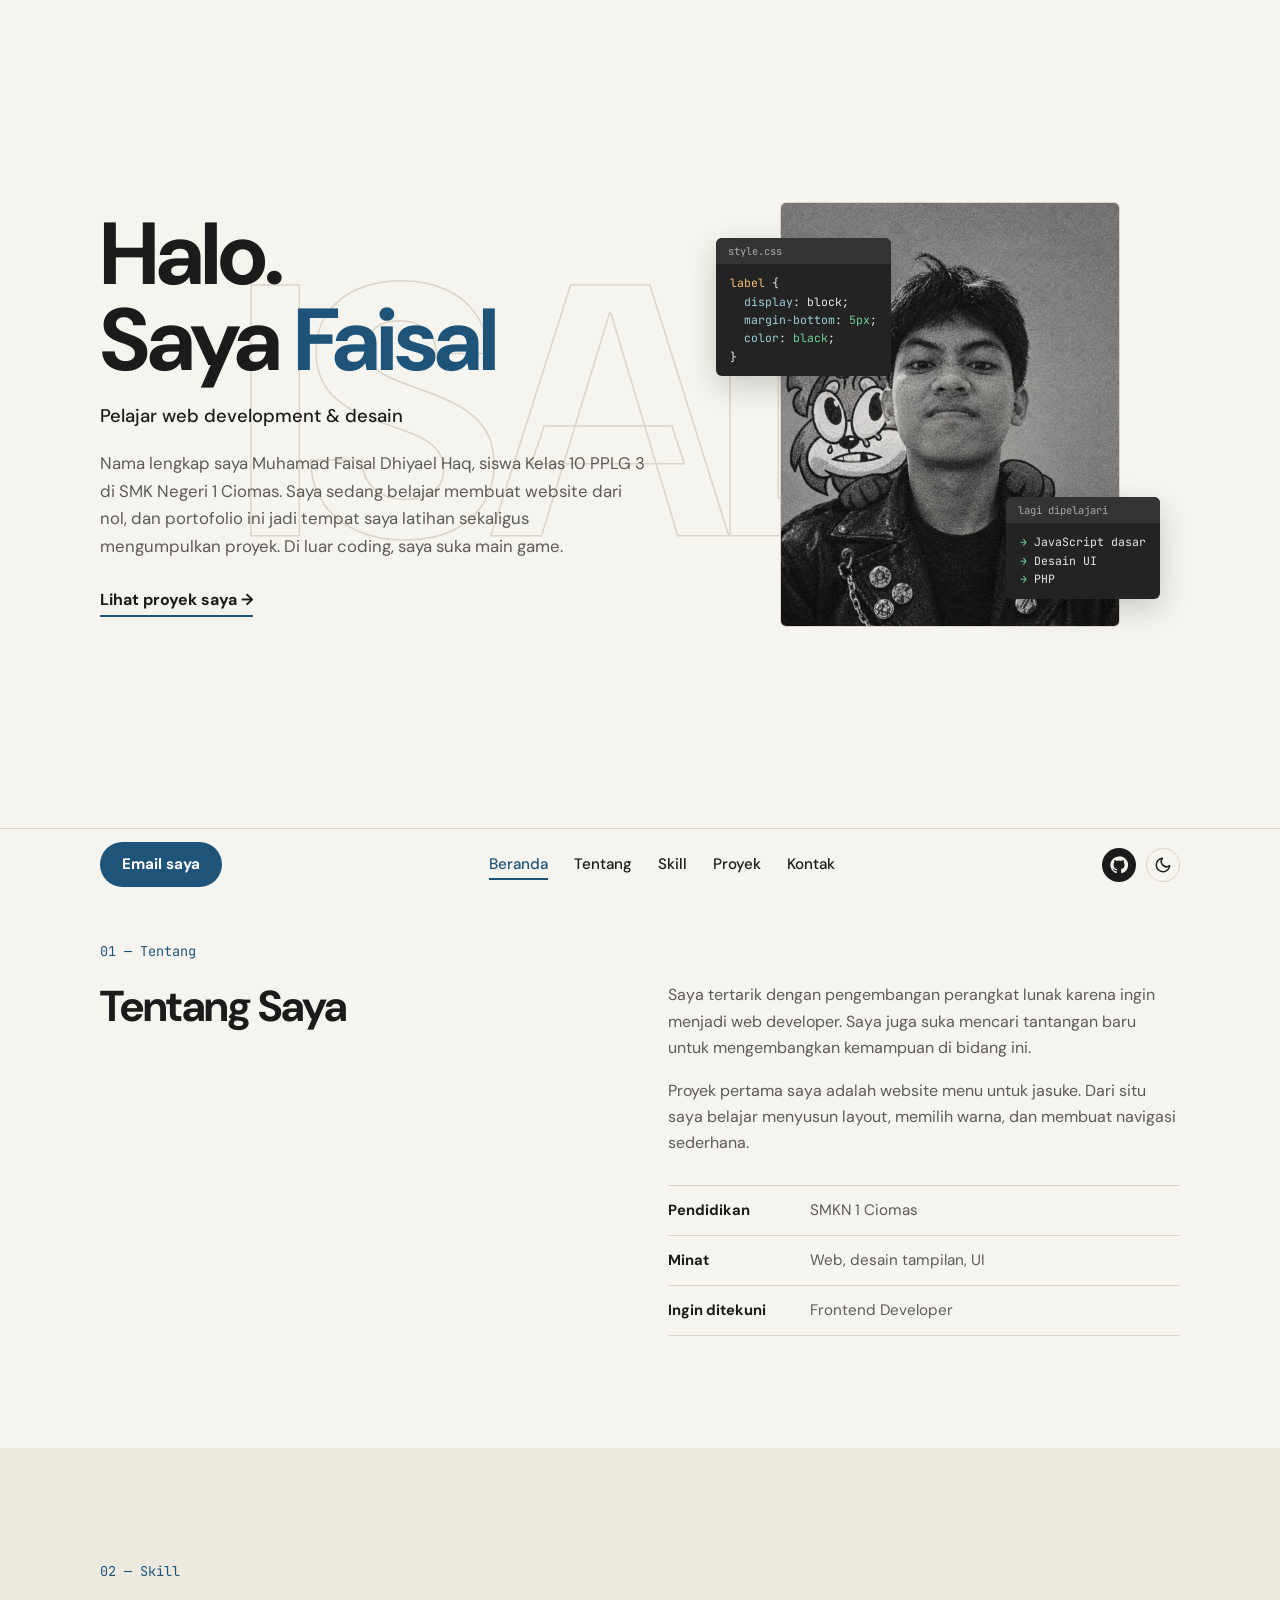
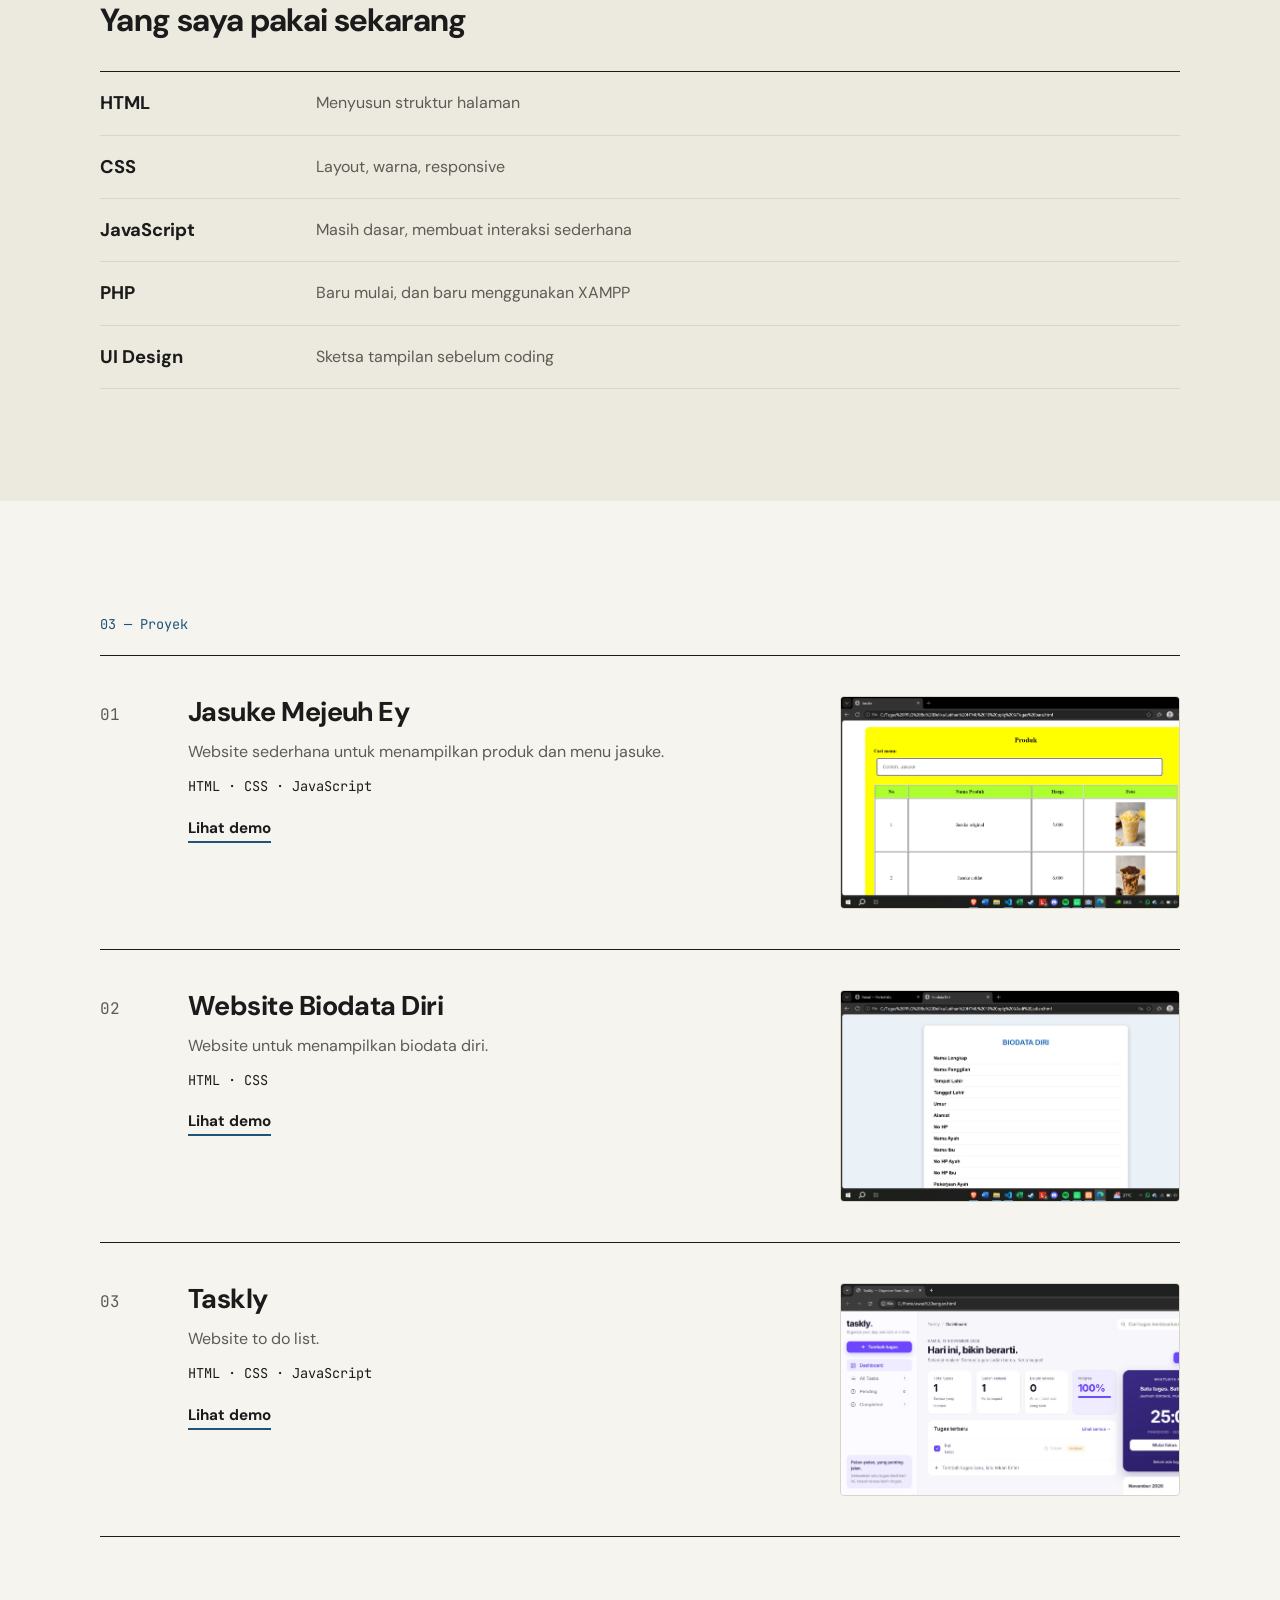
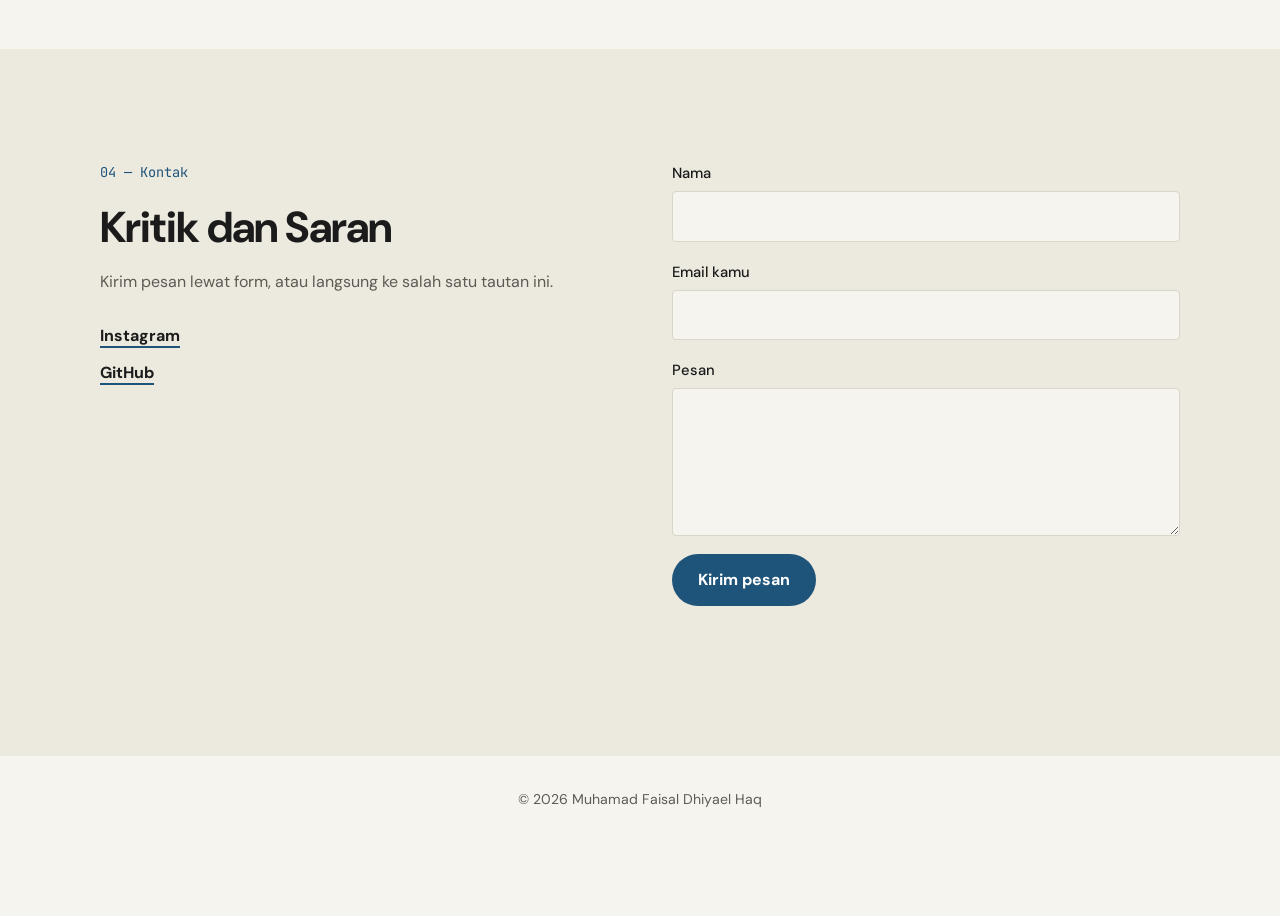
<file: index.html>
<!DOCTYPE html>
<html lang="id">
<head>
  <meta charset="UTF-8">
  <meta name="viewport" content="width=device-width, initial-scale=1">
  <title>Faisal — Portofolio</title>
  <meta name="description" content="Portofolio Faisal, pelajar web development dan desain.">
  <meta property="og:title" content="Faisal — Portofolio">
  <meta property="og:description" content="Portofolio Faisal, pelajar web development dan desain.">
  <meta property="og:type" content="website">
  <link rel="icon" href="data:image/svg+xml,%3Csvg xmlns='http://www.w3.org/2000/svg' viewBox='0 0 64 64'%3E%3Crect width='64' height='64' rx='14' fill='%231f547a'/%3E%3Ctext x='32' y='45' font-family='Arial,sans-serif' font-size='38' font-weight='700' text-anchor='middle' fill='white'%3EF%3C/text%3E%3C/svg%3E">

  <!-- Terapkan tema tersimpan sebelum halaman tampil, supaya tidak berkedip -->
  <script>
    try {
      var tema = localStorage.getItem("tema");
      if (!tema && window.matchMedia("(prefers-color-scheme: dark)").matches) tema = "dark";
      if (tema) document.documentElement.setAttribute("data-theme", tema);
    } catch (e) {}
  </script>

  <link rel="preconnect" href="https://fonts.googleapis.com">
  <link rel="preconnect" href="https://fonts.gstatic.com" crossorigin>
  <link href="https://fonts.googleapis.com/css2?family=DM+Sans:wght@400;500;700&family=JetBrains+Mono:wght@400;500&display=swap" rel="stylesheet">
  <link rel="stylesheet" href="style.css">
</head>
<body class="loading">

  <!-- LOADING -->
  <div class="loader" id="loader" aria-hidden="true">
    <div class="loader-box">
      <span class="loader-logo">Isall<span class="accent"></span></span>
      <span class="loader-caption">Please wait...</span>
      <span class="loader-line"><i id="loaderBar"></i></span>
    </div>
  </div>

  <!-- GARIS PROGRESS SCROLL -->
  <div class="progress" id="progress" aria-hidden="true"></div>

  <!-- BERANDA -->
  <header class="hero" id="beranda">
    <div class="bg-name" aria-hidden="true">ISALL</div>

    <div class="hero-inner">
      <div class="hero-text">
        <h1>Halo.<br>Saya <span class="accent">Faisal</span></h1>
        <p class="role">Pelajar web development &amp; desain</p>
        <p class="lead">
          Nama lengkap saya Muhamad Faisal Dhiyael Haq, siswa Kelas 10 PPLG 3 di SMK Negeri 1 Ciomas.
          Saya sedang belajar membuat website dari nol, dan portofolio ini jadi tempat saya latihan
          sekaligus mengumpulkan proyek. Di luar coding, saya suka main game.
        </p>
        <a class="link-arrow" href="#proyek">Lihat proyek saya &rarr;</a>
      </div>

      <div class="hero-visual">
        <div class="photo" id="photo">
          <img src="img/WhatsApp Image 2026-11-17 at 20.21.54.jpeg" alt="Foto Faisal" id="photoImg">
          <span class="photo-fallback" id="photoFallback">F</span>
        </div>

        <div class="panel panel-code" aria-hidden="true">
          <div class="panel-bar"><span>style.css</span></div>
<pre><span class="c-sel">label</span> {
  <span class="c-prop">display</span>: block;
  <span class="c-prop">margin-bottom</span>: <span class="c-val">5px</span>;
  <span class="c-prop">color</span>: <span class="c-val">black</span>;
}</pre>
        </div>

        <div class="panel panel-learn" aria-hidden="true">
          <div class="panel-bar"><span>lagi dipelajari</span></div>
          <ul>
            <li>JavaScript dasar</li>
            <li>Desain UI</li>
            <li>PHP</li>
          </ul>
        </div>
      </div>
    </div>
  </header>

  <main>

    <!-- TENTANG -->
    <section class="section" id="tentang">
      <div class="wrap">
        <p class="eyebrow">01 — Tentang</p>
        <div class="about-grid">
          <h2>Tentang Saya</h2>
          <div class="about-body">
            <p>
              Saya tertarik dengan pengembangan perangkat lunak karena ingin menjadi web developer.
              Saya juga suka mencari tantangan baru untuk mengembangkan kemampuan di bidang ini.
            </p>
            <p>
              Proyek pertama saya adalah website menu untuk jasuke. Dari situ saya belajar
              menyusun layout, memilih warna, dan membuat navigasi sederhana.
            </p>
            <dl class="facts">
              <div><dt>Pendidikan</dt><dd>SMKN 1 Ciomas</dd></div>
              <div><dt>Minat</dt><dd>Web, desain tampilan, UI</dd></div>
              <div><dt>Ingin ditekuni</dt><dd>Frontend Developer</dd></div>
            </dl>
          </div>
        </div>
      </div>
    </section>

    <!-- SKILL -->
    <section class="section alt" id="skill">
      <div class="wrap">
        <p class="eyebrow">02 — Skill</p>
        <h2 class="h2-small">Yang saya pakai sekarang</h2>

        <ul class="skills">
          <li><strong>HTML</strong><span>Menyusun struktur halaman</span></li>
          <li><strong>CSS</strong><span>Layout, warna, responsive</span></li>
          <li><strong>JavaScript</strong><span>Masih dasar, membuat interaksi sederhana</span></li>
          <li><strong>PHP</strong><span>Baru mulai, dan baru menggunakan XAMPP</span></li>
          <li><strong>UI Design</strong><span>Sketsa tampilan sebelum coding</span></li>
        </ul>
      </div>
    </section>

    <!-- PROYEK -->
    <section class="section" id="proyek">
      <div class="wrap">
        <p class="eyebrow">03 — Proyek</p>

        <ol class="projects">
          <li class="project">
            <span class="num">01</span>
            <div class="project-info">
              <h3>Jasuke Mejeuh Ey</h3>
              <p>Website sederhana untuk menampilkan produk dan menu jasuke.</p>
              <p class="tech">HTML · CSS · JavaScript</p>
              <div class="project-links">
                <a href="Tugas baru.html" target="_blank" rel="noopener">Lihat demo</a>
                <!-- Kalau sudah ada repo, hapus tanda komentar dan isi linknya:
                <a href="https://github.com/muhamadfaisalll/NAMA-REPO" target="_blank" rel="noopener">Lihat kode</a> -->
              </div>
            </div>
            <div class="shot" role="img" aria-label="Screenshot Jasuke Mejeuh Ey">
              <img src="img/WhatsApp Image 2026-11-17 at 19.40.38.jpeg" alt="" onerror="this.remove()">
              <span>screenshot<br>jasuke.png</span>
            </div>
          </li>

          <li class="project">
            <span class="num">02</span>
            <div class="project-info">
              <h3>Website Biodata Diri</h3>
              <p>Website untuk menampilkan biodata diri.</p>
              <p class="tech">HTML · CSS</p>
              <div class="project-links">
                <a href="Jadi jadian.html" target="_blank" rel="noopener">Lihat demo</a>
              </div>
            </div>
            <div class="shot" role="img" aria-label="Screenshot Website Biodata Diri">
              <img src="img/WhatsApp Image 2026-11-17 at 20.06.47.jpeg" alt="" onerror="this.remove()">
              <span>screenshot<br>proyek2.png</span>
            </div>
          </li>

          <li class="project">
            <span class="num">03</span>
            <div class="project-info">
              <h3>Taskly</h3>
              <p>Website to do list.</p>
              <p class="tech">HTML · CSS · JavaScript</p>
              <div class="project-links">
                <a href="awas sotgan.html" target="_blank" rel="noopener">Lihat demo</a>
              </div>
            </div>
            <div class="shot" role="img" aria-label="Screenshot Taskly">
              <img src="img/WhatsApp Image 2026-11-19 at 19.54.30.jpeg" alt="" onerror="this.remove()">
              <span>screenshot<br>proyek3.png</span>
            </div>
          </li>
        </ol>
      </div>
    </section>

    <!-- KONTAK -->
    <section class="section alt" id="kontak">
      <div class="wrap contact-grid">
        <div>
          <p class="eyebrow">04 — Kontak</p>
          <h2>Kritik dan Saran</h2>
          <p class="contact-text">Kirim pesan lewat form, atau langsung ke salah satu tautan ini.</p>
          <ul class="contact-links">
            <li><a href="https://instagram.com/muhmmadfaisall__" target="_blank" rel="noopener">Instagram</a></li>
            <li><a href="https://github.com/muhamadfaisalll" target="_blank" rel="noopener">GitHub</a></li>
          </ul>
        </div>

        <form class="form" id="contactForm">
          <label>Nama
            <input type="text" name="nama" required autocomplete="name">
          </label>
          <label>Email kamu
            <input type="email" name="email" required autocomplete="email">
          </label>
          <label>Pesan
            <textarea name="pesan" rows="5" required></textarea>
          </label>
          <button type="submit" class="btn">Kirim pesan</button>
          <p class="form-note" id="formNote"></p>
        </form>
      </div>
    </section>

  </main>

  <footer class="footer">
    <p>© <span id="year"></span> Muhamad Faisal Dhiyael Haq</p>
  </footer>

  <!-- BAR NAVIGASI BAWAH -->
  <nav class="dock" aria-label="Navigasi utama">
    <a class="btn btn-small" href="mailto:emailkamu@gmail.com">Email saya</a>

    <ul class="dock-nav">
      <li><a href="#beranda" data-link="beranda">Beranda</a></li>
      <li><a href="#tentang" data-link="tentang">Tentang</a></li>
      <li><a href="#skill" data-link="skill">Skill</a></li>
      <li><a href="#proyek" data-link="proyek">Proyek</a></li>
      <li><a href="#kontak" data-link="kontak">Kontak</a></li>
    </ul>

    <div class="dock-right">
      <ul class="dock-social">
        <li><a href="https://github.com/muhamadfaisalll" target="_blank" rel="noopener" aria-label="GitHub">
          <svg viewBox="0 0 24 24" width="18" height="18" fill="currentColor" aria-hidden="true"><path d="M12 .5a11.5 11.5 0 0 0-3.64 22.41c.58.1.79-.25.79-.56v-2c-3.2.7-3.88-1.37-3.88-1.37-.52-1.33-1.28-1.69-1.28-1.69-1.04-.71.08-.7.08-.7 1.15.08 1.76 1.19 1.76 1.19 1.03 1.76 2.7 1.25 3.36.96.1-.75.4-1.25.73-1.54-2.55-.29-5.24-1.28-5.24-5.69 0-1.26.45-2.28 1.19-3.09-.12-.29-.52-1.46.11-3.05 0 0 .97-.31 3.17 1.18a11 11 0 0 1 5.78 0c2.2-1.49 3.17-1.18 3.17-1.18.63 1.59.23 2.76.11 3.05.74.81 1.19 1.83 1.19 3.09 0 4.42-2.7 5.4-5.27 5.68.41.36.78 1.06.78 2.14v3.17c0 .31.21.67.8.56A11.5 11.5 0 0 0 12 .5z"/></svg>
        </a></li>
      </ul>

      <button class="theme-toggle" id="themeToggle" type="button" aria-label="Ganti tema terang atau gelap">
        <svg class="icon-moon" viewBox="0 0 24 24" width="18" height="18" fill="none" stroke="currentColor" stroke-width="2" stroke-linecap="round" stroke-linejoin="round" aria-hidden="true"><path d="M21 12.8A9 9 0 1 1 11.2 3a7 7 0 0 0 9.8 9.8z"/></svg>
        <svg class="icon-sun" viewBox="0 0 24 24" width="18" height="18" fill="none" stroke="currentColor" stroke-width="2" stroke-linecap="round" stroke-linejoin="round" aria-hidden="true"><circle cx="12" cy="12" r="4"/><path d="M12 2v2M12 20v2M4.9 4.9l1.4 1.4M17.7 17.7l1.4 1.4M2 12h2M20 12h2M4.9 19.1l1.4-1.4M17.7 6.3l1.4-1.4"/></svg>
      </button>
    </div>
  </nav>

  <script src="script.js"></script>
</body>
</html>
</file>
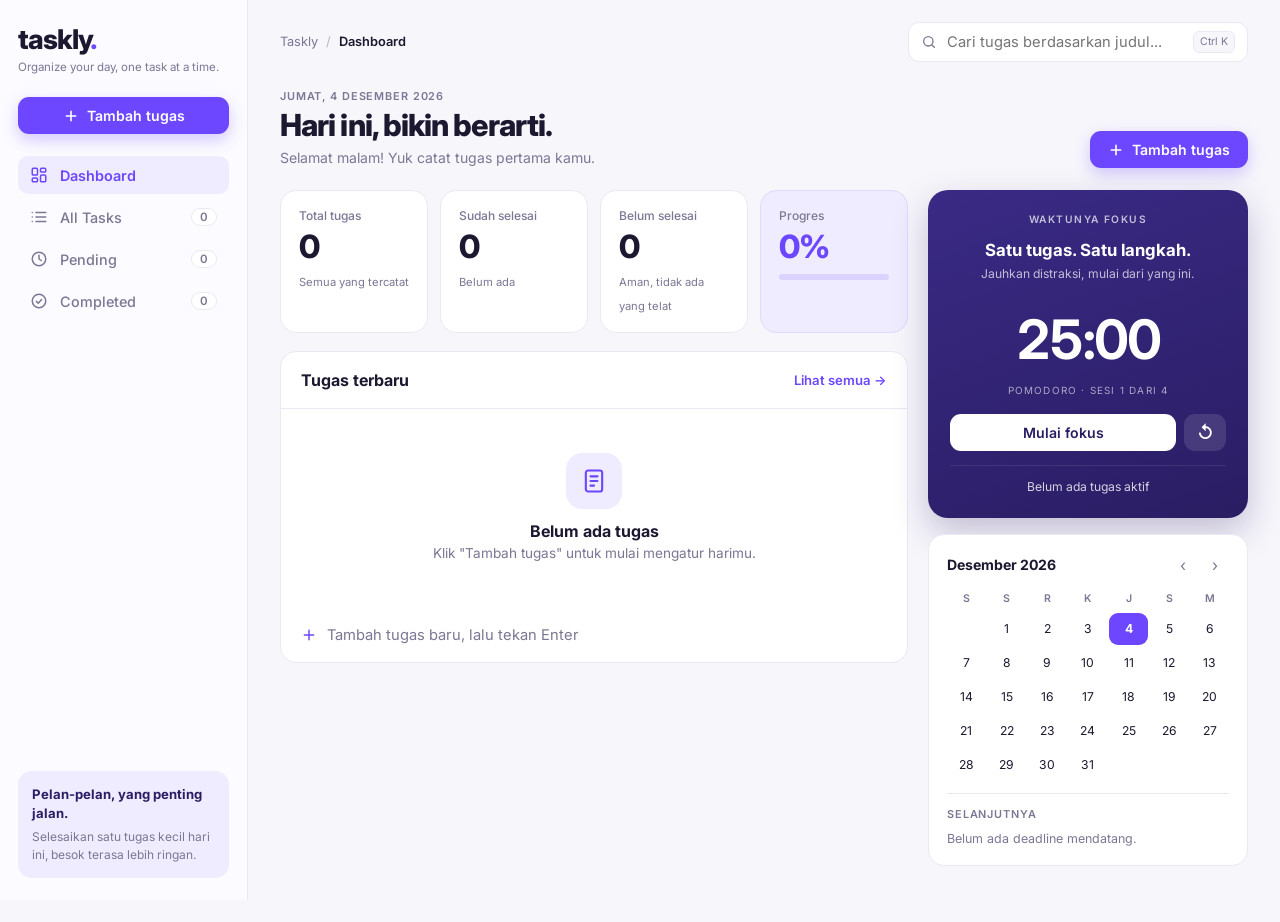
<file: awas sotgan.html>
<!DOCTYPE html>
<html lang="id">
<head>
  <meta charset="UTF-8" />
  <meta name="viewport" content="width=device-width, initial-scale=1.0" />
  <title>Taskly</title>
  <link rel="preconnect" href="https://fonts.googleapis.com" />
  <link rel="preconnect" href="https://fonts.gstatic.com" crossorigin />
  <link href="https://fonts.googleapis.com/css2?family=Inter:wght@400;500;600;700;800&display=swap" rel="stylesheet" />
  <link rel="stylesheet" href="isal.css" />
</head>
<body>
  <div class="app">
    <aside class="sidebar" id="sidebar">
      <div class="brand">
        <h1>taskly<span>.</span></h1>
        <p>Organize your day, one task at a time.</p>
      </div>

      <button class="btn btn-primary btn-block" id="sideAdd">
        <svg viewBox="0 0 24 24" width="16" height="16" fill="none" stroke="currentColor" stroke-width="2.4" stroke-linecap="round"><path d="M12 5v14M5 12h14"/></svg>
        Tambah tugas
      </button>

      <nav class="nav">
        <button class="nav-item active" data-page="dashboard">
          <svg viewBox="0 0 24 24" width="18" height="18" fill="none" stroke="currentColor" stroke-width="2" stroke-linecap="round" stroke-linejoin="round"><rect x="3" y="3" width="7" height="9" rx="1.5"/><rect x="14" y="3" width="7" height="5" rx="1.5"/><rect x="14" y="12" width="7" height="9" rx="1.5"/><rect x="3" y="16" width="7" height="5" rx="1.5"/></svg>
          <span>Dashboard</span>
        </button>
        <button class="nav-item" data-page="all">
          <svg viewBox="0 0 24 24" width="18" height="18" fill="none" stroke="currentColor" stroke-width="2" stroke-linecap="round" stroke-linejoin="round"><path d="M8 6h13M8 12h13M8 18h13M3 6h.01M3 12h.01M3 18h.01"/></svg>
          <span>All Tasks</span><em class="count" id="cAll">0</em>
        </button>
        <button class="nav-item" data-page="pending">
          <svg viewBox="0 0 24 24" width="18" height="18" fill="none" stroke="currentColor" stroke-width="2" stroke-linecap="round" stroke-linejoin="round"><circle cx="12" cy="12" r="9"/><path d="M12 7v5l3 2"/></svg>
          <span>Pending</span><em class="count" id="cPending">0</em>
        </button>
        <button class="nav-item" data-page="completed">
          <svg viewBox="0 0 24 24" width="18" height="18" fill="none" stroke="currentColor" stroke-width="2" stroke-linecap="round" stroke-linejoin="round"><circle cx="12" cy="12" r="9"/><path d="m8.5 12.5 2.5 2.5 4.5-5"/></svg>
          <span>Completed</span><em class="count" id="cDone">0</em>
        </button>
      </nav>

      <div class="tip">
        <h4>Pelan-pelan, yang penting jalan.</h4>
        <p>Selesaikan satu tugas kecil hari ini, besok terasa lebih ringan.</p>
      </div>
    </aside>

    <div class="overlay" id="overlay"></div>

    <main class="main">
      <header class="topbar">
        <button class="menu-btn" id="menuBtn" aria-label="Buka menu">
          <svg viewBox="0 0 24 24" width="20" height="20" fill="none" stroke="currentColor" stroke-width="2" stroke-linecap="round"><path d="M4 7h16M4 12h16M4 17h16"/></svg>
        </button>
        <div class="crumb"><span>Taskly</span><i>/</i><b id="crumb">Dashboard</b></div>
        <label class="search">
          <svg viewBox="0 0 24 24" width="16" height="16" fill="none" stroke="currentColor" stroke-width="2" stroke-linecap="round"><circle cx="11" cy="11" r="7"/><path d="m20 20-3.5-3.5"/></svg>
          <input type="text" id="searchInput" placeholder="Cari tugas berdasarkan judul..." />
          <kbd>Ctrl K</kbd>
        </label>
      </header>

      <section class="page-head">
        <div>
          <p class="eyebrow" id="eyebrow"></p>
          <h2 id="pageTitle">Selamat malam, Faisal</h2>
          <p class="sub" id="pageSub"></p>
        </div>
        <button class="btn btn-primary" id="addBtn">
          <svg viewBox="0 0 24 24" width="16" height="16" fill="none" stroke="currentColor" stroke-width="2.4" stroke-linecap="round"><path d="M12 5v14M5 12h14"/></svg>
          Tambah tugas
        </button>
      </section>

      <div class="layout" id="layout">
        <div class="col-main">
          <section class="stats" id="stats">
            <div class="stat">
              <p>Total tugas</p>
              <h4 id="sTotal">0</h4>
              <small>Semua yang tercatat</small>
            </div>
            <div class="stat">
              <p>Sudah selesai</p>
              <h4 id="sDone">0</h4>
              <small id="sDoneNote">Belum ada</small>
            </div>
            <div class="stat">
              <p>Belum selesai</p>
              <h4 id="sPending">0</h4>
              <small id="sPendingNote">Aman</small>
            </div>
            <div class="stat accent">
              <p>Progres</p>
              <h4 id="sPercent">0%</h4>
              <div class="bar"><i id="sBar"></i></div>
            </div>
          </section>

          <section class="card list-card">
            <div class="list-top">
              <h3 id="listTitle">Tugas terbaru</h3>
              <div class="tabs" id="tabs" hidden></div>
              <div class="list-tools">
                <button class="link" id="seeAll" hidden>Lihat semua →</button>
                <select id="sortBy" aria-label="Urutkan">
                  <option value="newest">Terbaru</option>
                  <option value="deadline">Deadline terdekat</option>
                  <option value="priority">Prioritas tertinggi</option>
                </select>
              </div>
            </div>
            <div id="taskList" class="task-list"></div>
            <div id="empty" class="empty" hidden>
              <div class="empty-ico">
                <svg viewBox="0 0 24 24" width="28" height="28" fill="none" stroke="currentColor" stroke-width="1.8" stroke-linecap="round" stroke-linejoin="round"><rect x="5" y="3" width="14" height="18" rx="2"/><path d="M9 8h6M9 12h6M9 16h3"/></svg>
              </div>
              <h4>Belum ada tugas</h4>
              <p>Klik "Tambah tugas" untuk mulai mengatur harimu.</p>
            </div>
            <div class="quick" id="quick">
              <svg viewBox="0 0 24 24" width="16" height="16" fill="none" stroke="currentColor" stroke-width="2.2" stroke-linecap="round"><path d="M12 5v14M5 12h14"/></svg>
              <input type="text" id="quickInput" maxlength="100" placeholder="Tambah tugas baru, lalu tekan Enter" />
            </div>
          </section>
        </div>

        <aside class="col-side" id="sideCol">
          <section class="focus">
            <p class="focus-label">WAKTUNYA FOKUS</p>
            <h4>Satu tugas. Satu langkah.</h4>
            <p class="focus-sub">Jauhkan distraksi, mulai dari yang ini.</p>
            <div class="timer" id="timerText">25:00</div>
            <p class="focus-session" id="focusSession">POMODORO · SESI 1 DARI 4</p>
            <div class="focus-actions">
              <button class="btn btn-light" id="focusBtn">Mulai fokus</button>
              <button class="btn btn-ghost-dark" id="focusReset" aria-label="Reset timer" title="Reset">↺</button>
            </div>
            <p class="focus-task" id="focusTask">Belum ada tugas aktif</p>
          </section>

          <section class="card cal">
            <div class="cal-head">
              <h4 id="calTitle">November 2026</h4>
              <div>
                <button class="icon-btn" id="calPrev" aria-label="Bulan sebelumnya">‹</button>
                <button class="icon-btn" id="calNext" aria-label="Bulan berikutnya">›</button>
              </div>
            </div>
            <div class="cal-grid" id="calGrid"></div>
            <div class="next">
              <p class="eyebrow">SELANJUTNYA</p>
              <div id="nextTask"></div>
            </div>
          </section>
        </aside>
      </div>
    </main>
  </div>

  <!-- Modal tambah / edit -->
  <div class="modal" id="modal" hidden>
    <div class="modal-card" role="dialog" aria-modal="true" aria-labelledby="modalTitle">
      <div class="modal-head">
        <h3 id="modalTitle">Tambah tugas</h3>
        <button class="icon-btn" id="closeModal" aria-label="Tutup">✕</button>
      </div>
      <form id="taskForm" novalidate>
        <label>Judul tugas
          <input type="text" id="fTitle" placeholder="Contoh: Kerjakan PR Matematika" maxlength="100" required />
          <small class="error" id="errTitle"></small>
        </label>
        <label>Deskripsi
          <textarea id="fDesc" rows="3" placeholder="Detail tugas (opsional)" maxlength="300"></textarea>
        </label>
        <div class="row2">
          <label>Deadline
            <input type="date" id="fDate" required />
            <small class="error" id="errDate"></small>
          </label>
          <label>Prioritas
            <select id="fPriority">
              <option value="low">Low</option>
              <option value="medium" selected>Medium</option>
              <option value="high">High</option>
            </select>
          </label>
        </div>
        <div class="modal-actions">
          <button type="button" class="btn btn-ghost" id="cancelBtn">Batal</button>
          <button type="submit" class="btn btn-primary">Simpan</button>
        </div>
      </form>
    </div>
  </div>

  <!-- Konfirmasi hapus -->
  <div class="modal" id="confirmModal" hidden>
    <div class="modal-card small">
      <h3>Hapus tugas?</h3>
      <p class="muted" id="confirmText"></p>
      <div class="modal-actions">
        <button class="btn btn-ghost" id="confirmNo">Batal</button>
        <button class="btn btn-danger" id="confirmYes">Hapus</button>
      </div>
    </div>
  </div>

  <div class="toasts" id="toasts" aria-live="polite"></div>

  <script src="haha.js"></script>
</body>
</html>
</file>
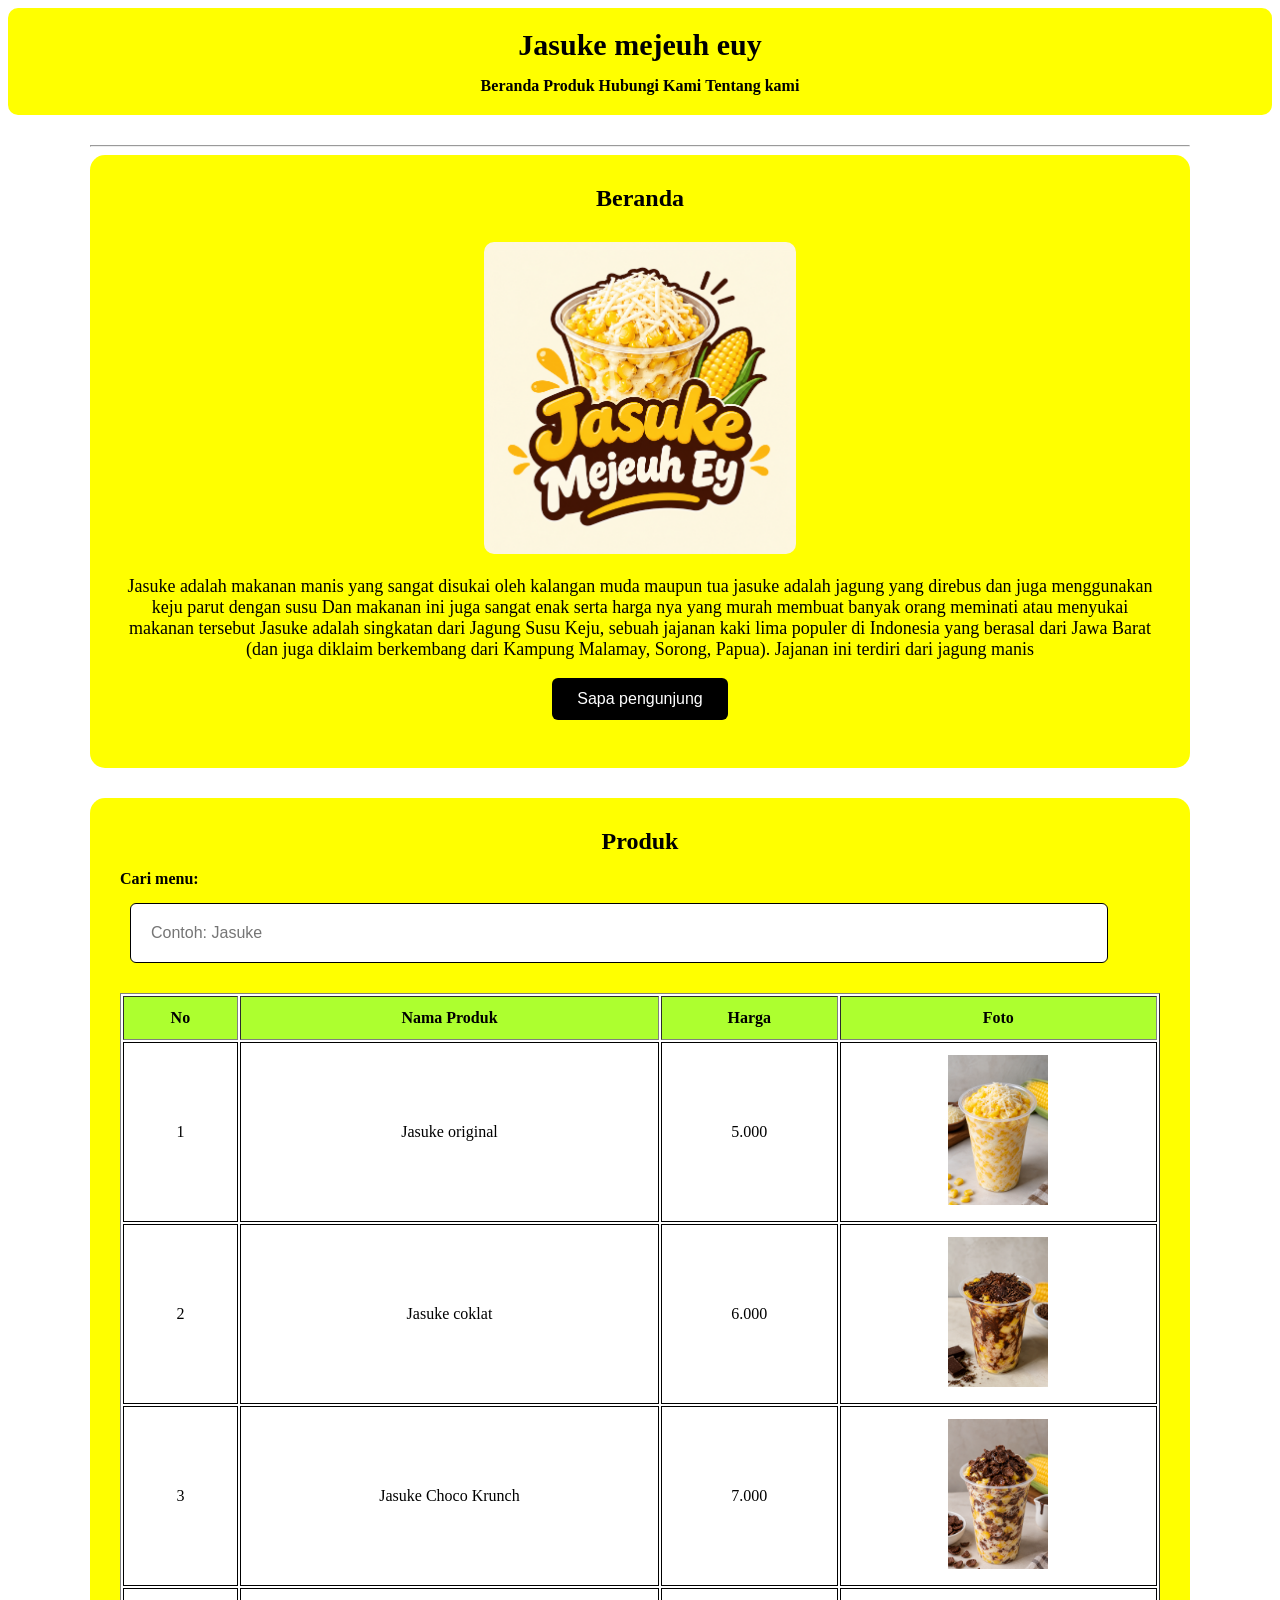
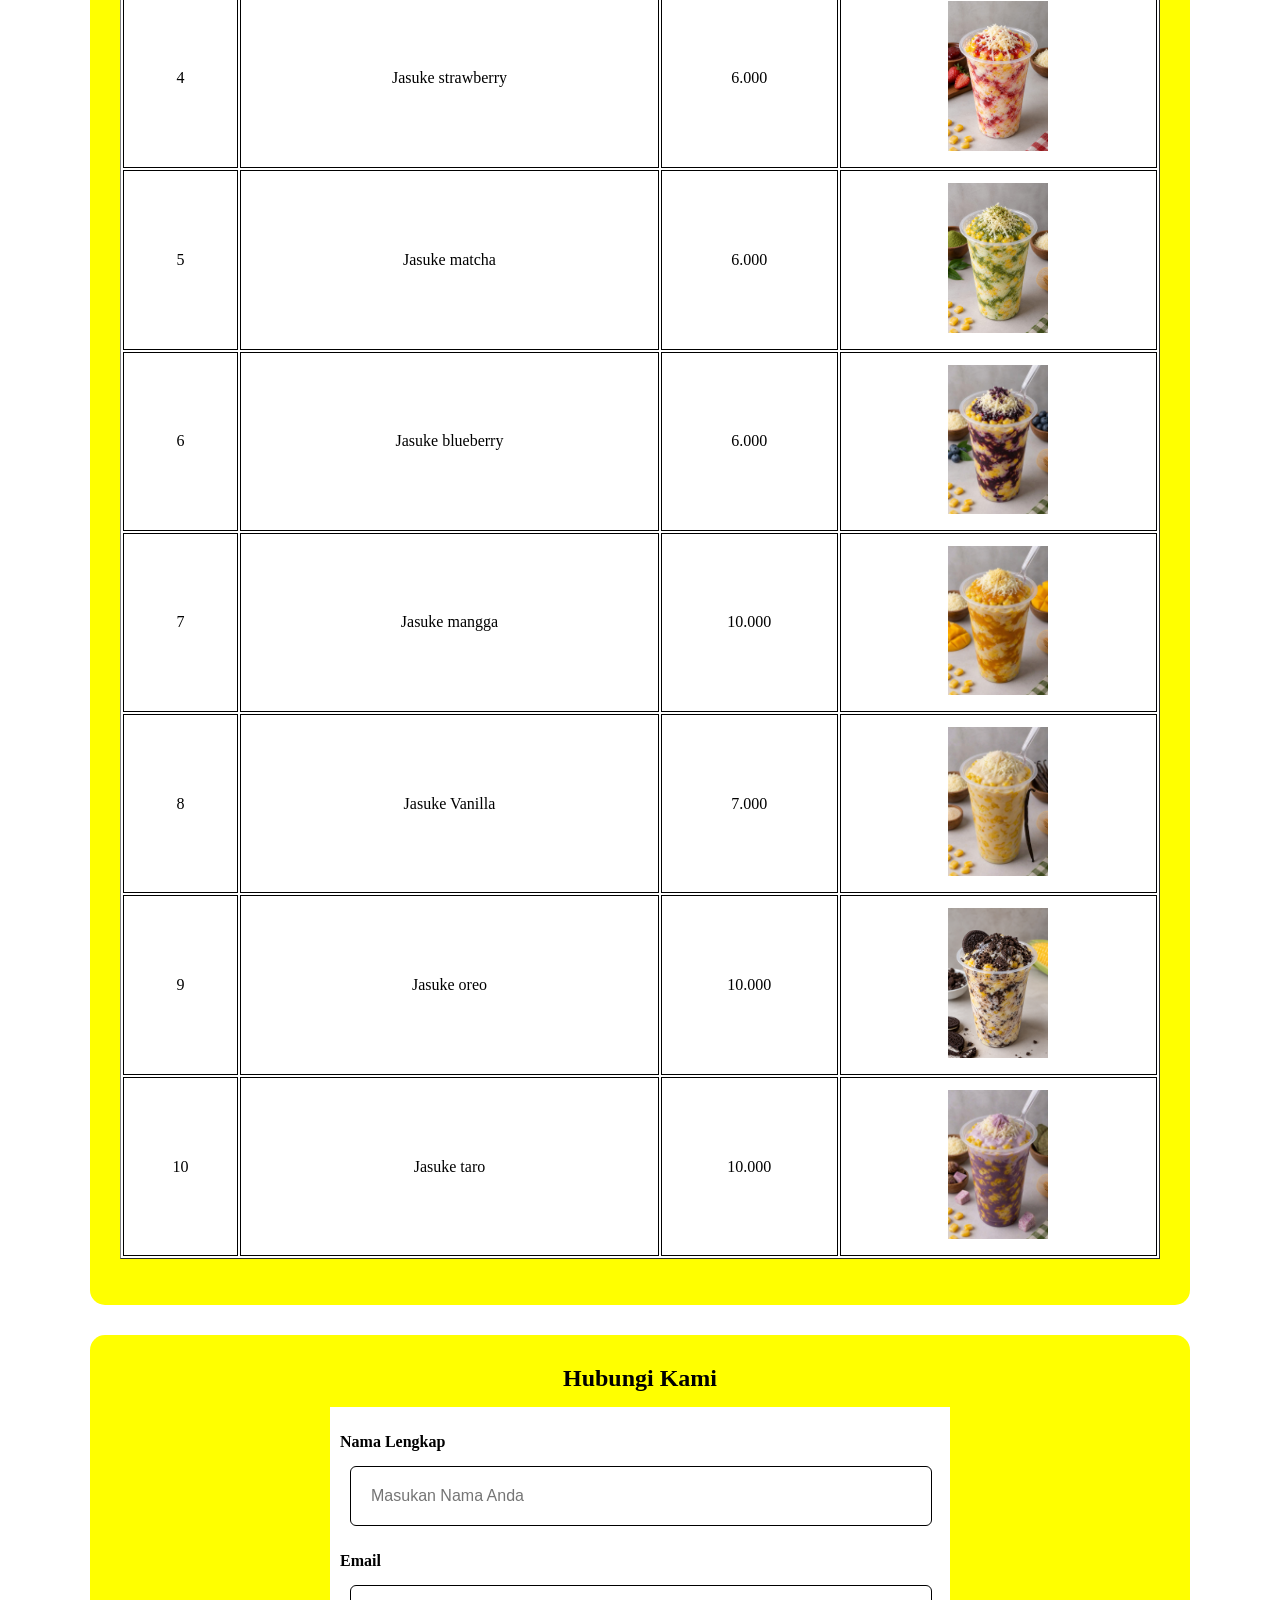
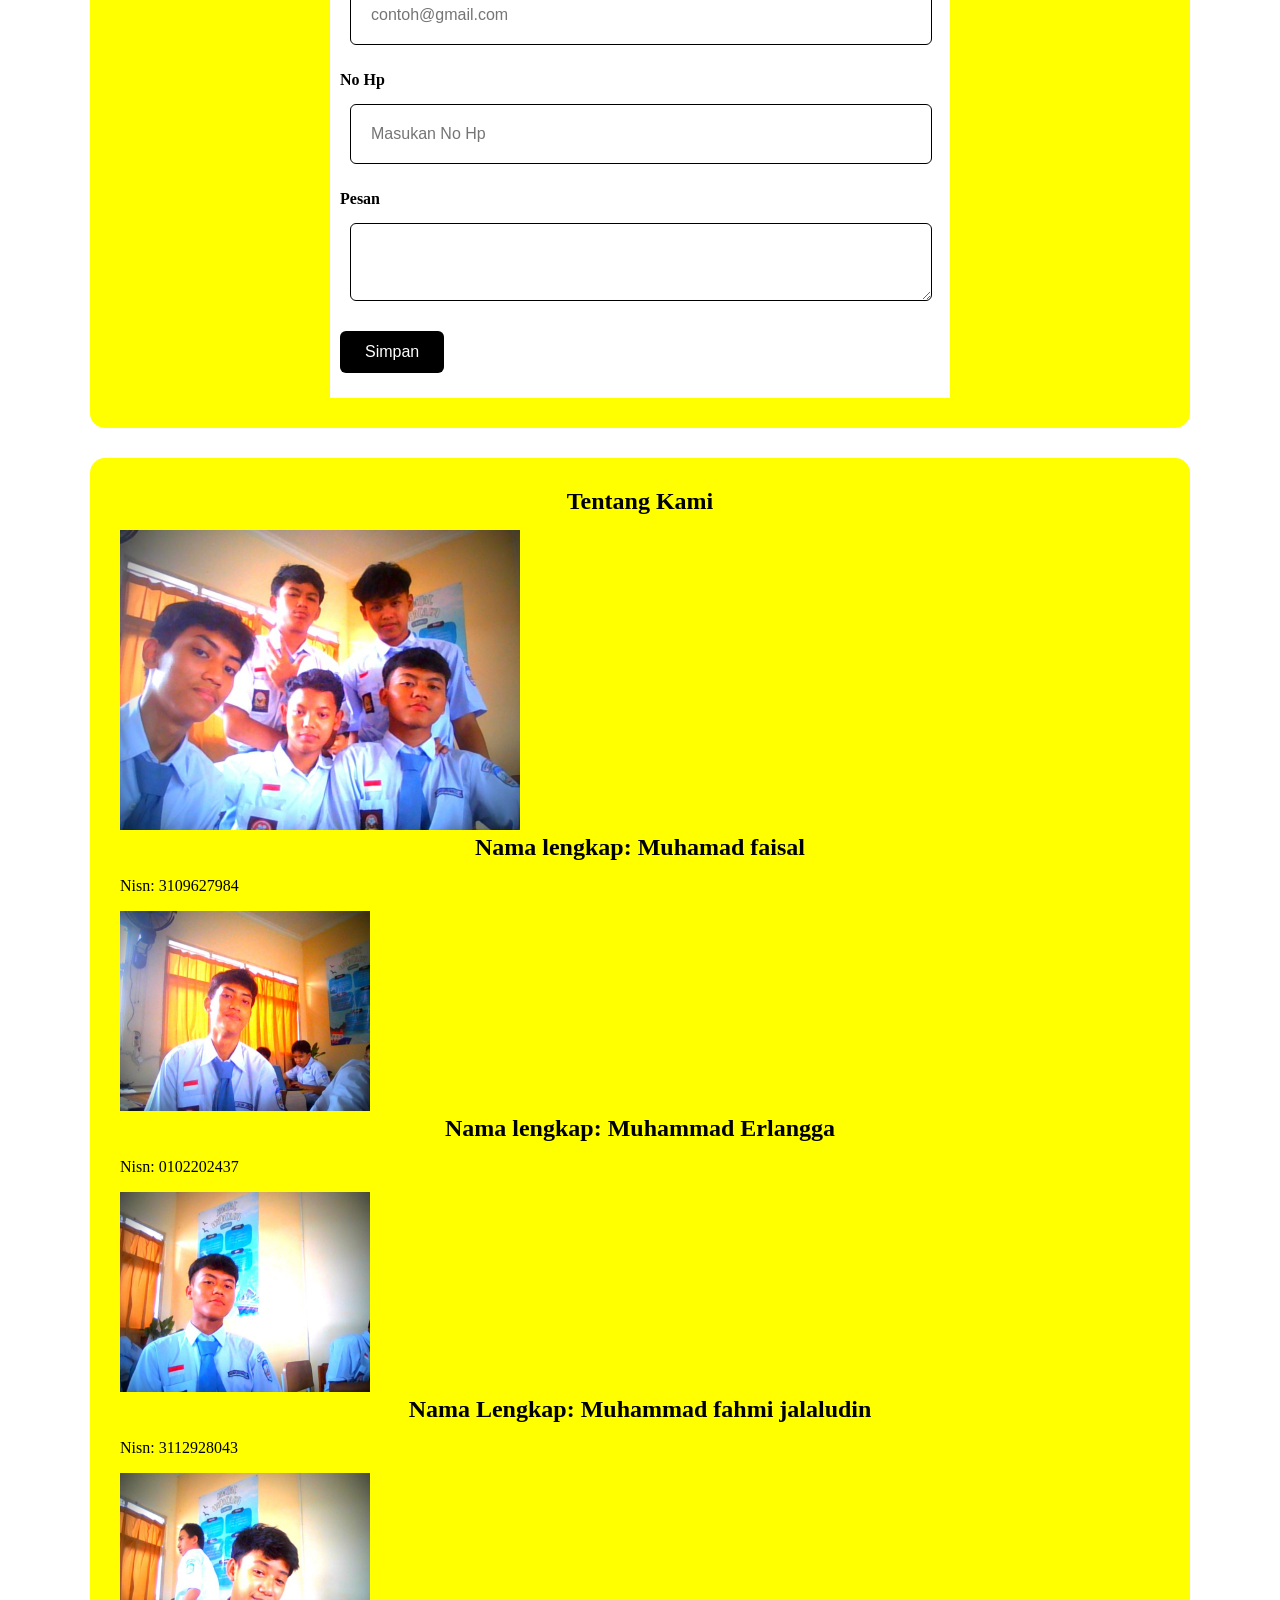
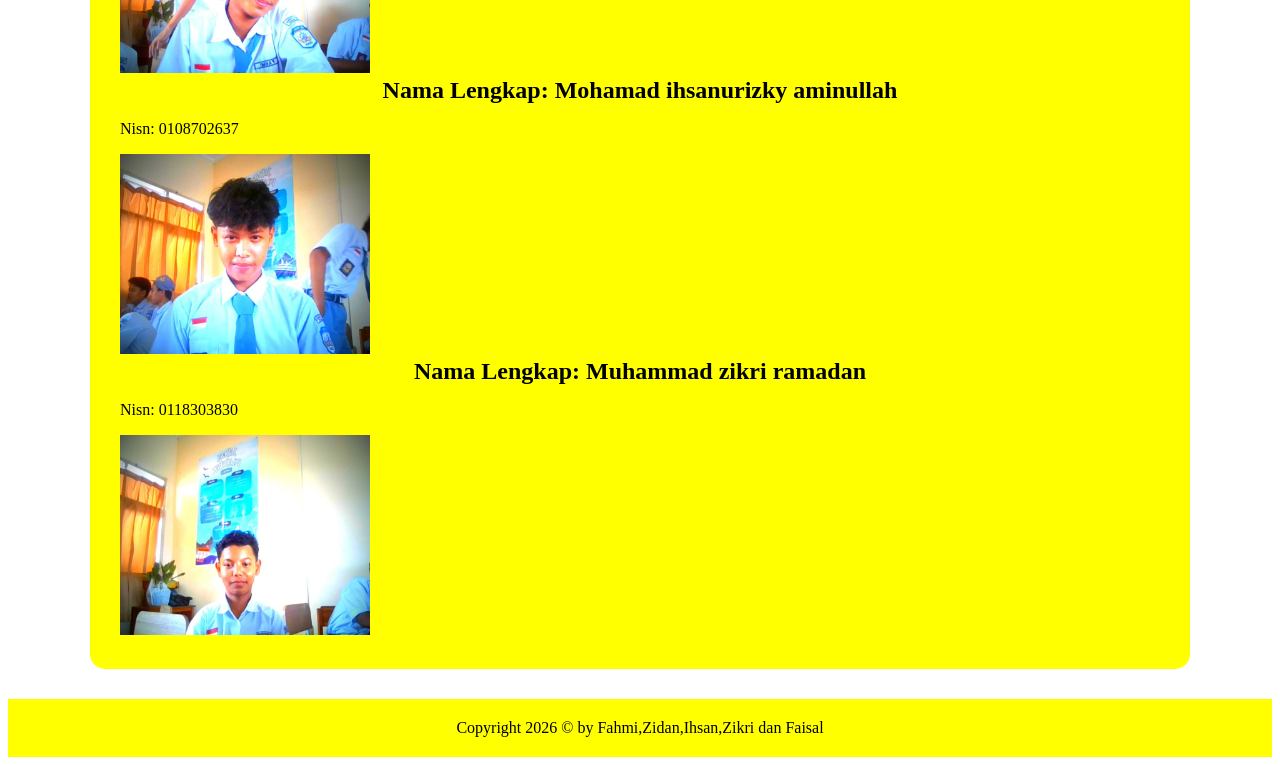
<file: Tugas baru.html>
<!DOCTYPE html>
<html>

<head>
    <meta charset="UTF-8">
    <title> Jasuke </title>
    <style>
        header {
            background-color: yellow;
            color: black;
            text-align: center;
            padding: 20px;
            border-radius: 10px;
        }

        header h1 {
            margin: 0 0 15px 0;
            font-size: 30px;
        }

        nav {
            margin-top: 10px;
        }

        nav a {
            color: black;
            text-decoration: none;
            margin: 0 8 px;
            font-weight: bold;
        }

        nav a:hover {
            color: black;
            text-decoration: underline;
        }

        main {
            width: 90%;
            max-width: 1100px;
            margin: 30px auto;
        }

        section {
            background-color: yellow;
            padding: 30px;
            margin-bottom: 30px;
            border-radius: 15px;
        }

        section h2 {
            color: black;
            text-align: center;
            margin: 0 0 15px 0;
        }

        #Beranda {
            text-align: center;
        }

        #Beranda img {
            width: 30%;
            max-width: 600px;
            height: auto;
            margin-top: 15px;
            border-radius: 10px;
        }

        #Beranda p {
            font-size: 18px;
            color: black;
        }

        table {
            width: 100%;
            margin-top: 20px;
            background-color: white;
        }

        th {
            background-color: greenyellow;
            padding: 12px;
        }

        td {
            padding: 12px;
            text-align: center;
            border: 1px solid black;
        }

        form {
            max-width: 600px;
            margin: auto;
            background-color: white;
            padding: 10px;
        }

        form p {
            margin-bottom: 15px;
        }

        label {
            display: block;
            margin-bottom: 5px;
            font-weight: bold;
        }

        input,
        textarea {
            width: 90%;
            padding: 20px;
            margin: 10px;
            border: 1px solid black;
            border-radius: 6px;
            font-family: Arial, sans-serif;
            font-size: 16px;
        }

        button {
            background-color: black;
            color: white;
            border: none;
            padding: 12px 25px;
            border-radius: 6px;
            font-size: 16px;
            cursor: pointer;
        }

        button:hover {
            background-color: yellow;
        }

        footer {
            background-color: yellow;
            color: black;
            text-align: center;
            padding: 20px;
        }
    </style>
</head>

<body>
    <header>
        <h1>Jasuke mejeuh euy </h1>
        <nav>
            <a href="#Beranda">Beranda</a>
            <a href="#Produk">Produk</a>
            <a href="#HubungiKami">Hubungi Kami</a>
            <a href="#TentangKami">Tentang kami </a>
        </nav>
    </header>
    <main>
        <hr>
        <section class="" id="Beranda">
            <h2>Beranda</h2>
            <img src="img/Jasuke Mejeuh Ey Snack Cup Logo.png" alt="banner toko" width="250px" height="200px">
            <p>
                Jasuke adalah makanan manis yang sangat disukai oleh kalangan muda maupun tua jasuke adalah jagung yang
                direbus dan juga menggunakan keju parut dengan susu
                Dan makanan ini juga sangat enak serta harga nya yang murah membuat banyak orang meminati atau menyukai
                makanan tersebut
                Jasuke adalah singkatan dari Jagung Susu Keju, sebuah jajanan kaki lima populer di Indonesia yang
                berasal dari Jawa Barat (dan juga diklaim berkembang dari Kampung Malamay, Sorong, Papua). Jajanan ini
                terdiri dari jagung manis
            </p>
            <button id="tombolSapaan">Sapa pengunjung</button>
            <p id="hasilSapaan"></p>
        </section>

        <section class="" id="Produk">
            <h2>Produk</h2>

            <label for="cariMenu">Cari menu:</label>
            <input type="text" id="cariMenu" placeholder="Contoh: Jasuke" />

            <table border="1" cellpadding="5">
                <thead>
                    <tr>
                        <th>No</th>
                        <th>Nama Produk</th>
                        <th>Harga</th>
                        <th>Foto</th>
                    </tr>
                </thead>
                <tbody id="daftarMenu">
                    <tr>
                        <td>1</td>
                        <td>Jasuke original</td>
                        <td>5.000</td>
                        <td><img src="img/Creamy Corn Dessert Cup.png" alt="Jasuke Original" width="100"></td>
                    </tr>
                    <tr>
                        <td>2</td>
                        <td>Jasuke coklat</td>
                        <td>6.000</td>
                        <td><img src="img/Chocolate-Drizzled Creamy Corn Dessert.png" alt="Jasuke Coklat" width="100">
                        </td>
                    </tr>
                    <tr>
                        <td>3</td>
                        <td>Jasuke Choco Krunch</td>
                        <td>7.000</td>
                        <td><img src="img/Chocolate Corn Cereal Dessert Cup.png" alt="Jasuke Choco Krunch" width="100">
                        </td>
                    </tr>
                    <tr>
                        <td>4</td>
                        <td>Jasuke strawberry</td>
                        <td>6.000</td>
                        <td><img src="img/WhatsApp Image 2026-10-05 at 19.06.56.jpeg" alt="Jasuke Strawberry"
                                width="100"></td>
                    </tr>
                    <tr>
                        <td>5</td>
                        <td>Jasuke matcha</td>
                        <td>6.000</td>
                        <td><img src="img/WhatsApp Image 2026-10-05 at 19.20.04.jpeg" alt="Jasuke Matcha" width="100">
                        </td>
                    </tr>
                    <tr>
                        <td>6</td>
                        <td>Jasuke blueberry</td>
                        <td>6.000</td>
                        <td><img src="img/WhatsApp Image 2026-10-05 at 19.25.20.jpeg" alt="Jasuke Blueberry"
                                width="100"></td>
                    </tr>
                    <tr>
                        <td>7</td>
                        <td>Jasuke mangga</td>
                        <td>10.000</td>
                        <td><img src="img/WhatsApp Image 2026-10-05 at 19.26.51.jpeg" alt="Jasuke Mangga" width="100">
                        </td>
                    </tr>
                    <tr>
                        <td>8</td>
                        <td>Jasuke Vanilla</td>
                        <td>7.000</td>
                        <td><img src="img/WhatsApp Image 2026-10-05 at 19.28.36.jpeg" alt="Jasuke Vanilla" width="100">
                        </td>
                    </tr>
                    <tr>
                        <td>9</td>
                        <td>Jasuke oreo</td>
                        <td>10.000</td>
                        <td><img src="img/Corn and Cookie Cream Dessert.png" alt="Jasuke Oreo" width="100"></td>
                    </tr>
                    <tr>
                        <td>10</td>
                        <td> Jasuke taro</td>
                        <td>10.000</td>
                        <td><img src="img/WhatsApp Image 2026-10-05 at 19.30.40.jpeg" alt="Jasuke Taro" width="100">
                        </td>
                    </tr>
                </tbody>
            </table>
            <p id="hasilPencarian"></p>
        </section>

        <section class="" id="HubungiKami">
            <h2>Hubungi Kami</h2>
            <form action="#" method="post" id="formKontak">
                <p><label for="">Nama Lengkap</label>
                    <input type="text" name="Nama" id="Nama" placeholder="Masukan Nama Anda" required>
                </p>
                <p><label for="">Email</label>
                    <input type="Email" name="Email" id="Email" placeholder="contoh@gmail.com" required>
                </p>
                <p><label for="">No Hp</label>
                    <input type="number" name="No Hp" id="No Hp" placeholder="Masukan No Hp" required>
                </p>
                <p><label for="">Pesan</label>
                    <textarea name="pesan" id="pesan"></textarea>
                </p>
                <p><button>Simpan</button></p>
            </form>

        </section>

        <section class="" id="TentangKami">
            <h2>Tentang Kami</h2>
            <img src="img/webcam-toy-photo6.jpg" alt="foto" width="400px" height="300px">
            <h2>Nama lengkap: Muhamad faisal</h2>
            <p>Nisn: 3109627984</p>
            <img src="img/webcam-toy-photo7.jpg" alt="foto" width="250px" height="200px">
            <h2>Nama lengkap: Muhammad Erlangga </h2>
            <p>Nisn: 0102202437</p>
            <img src="img/webcam-toy-photo9.jpg" alt="foto" width="250px" height="200px">
            <h2>Nama Lengkap: Muhammad fahmi jalaludin</h2>
            <p>Nisn: 3112928043</p>
            <img src="img/webcam-toy-photo10.jpg" alt="foto" width="250px" height="200px">
            <h2>Nama Lengkap: Mohamad ihsanurizky aminullah</h2>
            <p>Nisn: 0108702637</p>
            <img src="img/webcam-toy-photo12.jpg" alt="foto" width="250px" height="200px">
            <h2>Nama Lengkap: Muhammad zikri ramadan</h2>
            <p>Nisn: 0118303830</p>
            <img src="img/webcam-toy-photo11.jpg" alt="foto" width="250px" height="200px">

    </main>

    <footer>
        Copyright 2026 &copy; by Fahmi,Zidan,Ihsan,Zikri dan Faisal
    </footer>

</body>

</html>
<script>
    // 1. Variabel menggunakan let dan const
    const namaToko = "Jasuke mejeuh ey"
    let jumlahPengunjung = 0;

    function sapaPengunjung() {
        jumlahPengunjung++;

        const hasil = document.getElementById("hasilSapaan");
        [];
        hasil.textContent =
            "Selamat datang di " +
            namaToko +
            "! Kamu pengunjung ke-" +
            jumlahPengunjung +
            ".";

        alert(" Halo! Selamat datang di " + namaToko);
    }

    document
        .getElementById("tombolSapaan")
        .addEventListener("click", sapaPengunjung);

    //untuk search table
    const inputCari = document.getElementById("cariMenu");
    const barisMenu = document.querySelectorAll("#daftarMenu tr");
    const hasilPencarian = document.getElementById("hasilPencarian");

    inputCari.addEventListener("input", function () {
        const kataKunci = inputCari.value.toLowerCase();
        let jumlahDitemukan = 0;

        barisMenu.forEach(function (baris) {
            const namaMenu = baris.cells[1].textContent.toLowerCase();
            const kategori = baris.cells[2].textContent.toLowerCase();

            if (namaMenu.includes(kataKunci) || kategori.includes(kataKunci)) {
                baris.style.display = "";
                jumlahDitemukan++;
            } else {
                baris.style.display = "none";
            }
            if (jumlahDitemukan > 0) {
                hasilPencarian.textContent = "Ditemukan " + jumlahDitemukan + "menu.";
            } else {
                hasilPencarian.textContent = "Menu tidak ditemukan";
            }

    })
});


</script>
</file>
<file: style.css>
/* ---------- Variabel warna (terang) ---------- */
:root {
  --bg: #f6f4ee;          /* off-white hangat */
  --bg-alt: #ece9df;      /* sedikit lebih gelap untuk selang-seling section */
  --ink: #1b1b1b;        /* teks */
  --muted: #5d5b55;
  --accent: #1f547a;     /* biru, satu-satunya warna aksen */
  --accent-hover: #174261;
  --on-accent: #ffffff;  /* teks di atas tombol aksen */
  --line: #d9d5c8;
  --dock-bg: rgba(246, 244, 238, 0.92);

  --font: "DM Sans", system-ui, sans-serif;
  --mono: "JetBrains Mono", ui-monospace, monospace;
  --dock-h: 72px;
}

/* ---------- Tema gelap ---------- */
:root[data-theme="dark"] {
  --bg: #161614;
  --bg-alt: #1e1e1b;
  --ink: #f0eee6;
  --muted: #a8a59b;
  --accent: #7fb4dc;
  --accent-hover: #a5cbe9;
  --on-accent: #10202c;
  --line: #34332e;
  --dock-bg: rgba(22, 22, 20, 0.92);
  color-scheme: dark;
}

* { box-sizing: border-box; margin: 0; padding: 0; }
html { scroll-behavior: smooth; }

body {
  font-family: var(--font);
  background: var(--bg);
  color: var(--ink);
  line-height: 1.65;
  padding-bottom: var(--dock-h);
  -webkit-font-smoothing: antialiased;
  transition: background-color .3s, color .3s;
}

a { color: inherit; }
ul, ol { list-style: none; }
img { max-width: 100%; display: block; }

:focus-visible { outline: 2px solid var(--accent); outline-offset: 3px; }

.wrap { width: min(1080px, 100% - 48px); margin-inline: auto; }

/* ---------- Beranda ---------- */
.hero {
  position: relative;
  min-height: calc(100vh - var(--dock-h));
  display: flex;
  align-items: center;
  overflow: hidden;
  padding: 64px 0;
}

.bg-name {
  position: absolute;
  left: 50%;
  top: 50%;
  transform: translate(-50%, -50%);
  font-size: clamp(8rem, 28vw, 24rem);
  font-weight: 700;
  letter-spacing: -0.04em;
  line-height: 1;
  color: transparent;
  -webkit-text-stroke: 1.5px var(--line);
  white-space: nowrap;
  user-select: none;
  pointer-events: none;
}

.hero-inner {
  position: relative;
  width: min(1080px, 100% - 48px);
  margin-inline: auto;
  display: grid;
  grid-template-columns: 1.1fr 0.9fr;
  gap: 56px;
  align-items: center;
}

.hero h1 {
  font-size: clamp(3rem, 8vw, 5.5rem);
  line-height: 0.98;
  letter-spacing: -0.035em;
  font-weight: 700;
}
.accent { color: var(--accent); }

.role {
  margin-top: 18px;
  font-weight: 500;
  font-size: 1.15rem;
}
.lead {
  margin-top: 18px;
  max-width: 46ch;
  color: var(--muted);
  font-size: 1.05rem;
}
.link-arrow {
  display: inline-block;
  margin-top: 26px;
  font-weight: 700;
  text-decoration: none;
  border-bottom: 2px solid var(--accent);
  padding-bottom: 2px;
  transition: color .2s;
}
.link-arrow:hover { color: var(--accent); }

/* Foto + panel melayang */
.hero-visual { position: relative; justify-self: center; width: min(340px, 100%); }

.photo {
  aspect-ratio: 4 / 5;
  background: var(--bg-alt);
  border: 1px solid var(--line);
  border-radius: 6px;
  overflow: hidden;
  display: grid;
  place-items: center;
}
.photo img { width: 100%; height: 100%; object-fit: cover; }
.photo-fallback {
  display: none;
  font-size: 7rem;
  font-weight: 700;
  color: var(--accent);
}
.photo.no-img .photo-fallback { display: block; }

.panel {
  position: absolute;
  background: #232323;
  color: #e8e8e8;
  border-radius: 6px;
  box-shadow: 0 10px 30px rgba(0,0,0,.18);
  font-family: var(--mono);
  font-size: 11.5px;
  line-height: 1.6;
  overflow: hidden;
}
.panel-bar {
  background: #333;
  padding: 5px 12px;
  font-size: 10.5px;
  color: #aaa;
}
.panel pre, .panel ul { padding: 10px 14px; margin: 0; font-family: inherit; }
.panel li::before { content: "→ "; color: #6fcf97; }

.panel-code  { left: -64px; top: 36px; }
.panel-learn { right: -40px; bottom: 28px; }

.c-sel  { color: #f6c177; }
.c-prop { color: #9ccfd8; }
.c-val  { color: #6fcf97; }

/* ---------- Section umum ---------- */
.section { padding: 112px 0; }
.section.alt { background: var(--bg-alt); }

.eyebrow {
  font-family: var(--mono);
  font-size: 0.85rem;
  color: var(--accent);
  margin-bottom: 20px;
}

h2 {
  font-size: clamp(1.8rem, 4vw, 2.7rem);
  line-height: 1.15;
  letter-spacing: -0.02em;
  font-weight: 700;
}
.h2-small { font-size: clamp(1.5rem, 3vw, 2rem); }

/* Tentang */
.about-grid {
  display: grid;
  grid-template-columns: 1fr 1fr;
  gap: 56px;
}
.about-body p { color: var(--muted); margin-bottom: 16px; max-width: 52ch; }

.facts { margin-top: 28px; border-top: 1px solid var(--line); }
.facts div {
  display: grid;
  grid-template-columns: 130px 1fr;
  gap: 12px;
  padding: 12px 0;
  border-bottom: 1px solid var(--line);
}
.facts dt { font-weight: 700; font-size: 0.92rem; }
.facts dd { color: var(--muted); font-size: 0.95rem; }

/* Skill: daftar polos, bukan kartu */
.skills { margin-top: 32px; border-top: 1px solid var(--ink); }
.skills li {
  display: grid;
  grid-template-columns: 200px 1fr;
  gap: 16px;
  padding: 16px 0;
  border-bottom: 1px solid var(--line);
  transition: padding-left .2s;
}
.skills li:hover { padding-left: 10px; }
.skills strong { font-size: 1.15rem; }
.skills span { color: var(--muted); align-self: center; }

/* Proyek: baris, bukan grid kartu */
.projects { margin-top: 8px; }
.project {
  display: grid;
  grid-template-columns: 56px 1fr 340px;
  gap: 32px;
  padding: 40px 0;
  border-top: 1px solid var(--ink);
  align-items: start;
}
.project:last-child { border-bottom: 1px solid var(--ink); }

.num { font-family: var(--mono); color: var(--muted); padding-top: 6px; }
.project h3 { font-size: 1.7rem; letter-spacing: -0.02em; line-height: 1.2; }
.project-info > p { margin-top: 10px; color: var(--muted); max-width: 46ch; }
.project-info .tech {
  font-family: var(--mono);
  font-size: 0.85rem;
  color: var(--ink);
}
.project-links { margin-top: 18px; display: flex; gap: 20px; }
.project-links a {
  font-weight: 700;
  font-size: 0.95rem;
  text-decoration: none;
  border-bottom: 2px solid var(--accent);
}
.project-links a:hover { color: var(--accent); }

.shot {
  position: relative;
  aspect-ratio: 16 / 10;
  background: var(--bg-alt);
  border: 1px solid var(--line);
  border-radius: 4px;
  overflow: hidden;
  display: grid;
  place-items: center;
  font-family: var(--mono);
  font-size: 0.8rem;
  color: var(--muted);
  text-align: center;
}
.shot img {
  position: absolute; inset: 0; width: 100%; height: 100%;
  object-fit: cover; object-position: top left;
  transition: transform .5s ease;
}
.project:hover .shot img { transform: scale(1.04); }

/* Kontak */
.contact-grid {
  display: grid;
  grid-template-columns: 1fr 1fr;
  gap: 64px;
  align-items: start;
}
.contact-text { margin-top: 16px; color: var(--muted); }
.contact-links { margin-top: 28px; display: grid; gap: 10px; }
.contact-links a {
  font-weight: 700;
  text-decoration: none;
  border-bottom: 2px solid var(--accent);
}
.contact-links a:hover { color: var(--accent); }

.form { display: grid; gap: 18px; }
.form label { display: grid; gap: 6px; font-weight: 500; font-size: 0.92rem; }
.form input, .form textarea {
  font: inherit;
  padding: 12px 14px;
  background: var(--bg);
  border: 1px solid var(--line);
  border-radius: 4px;
  color: var(--ink);
}
.form input:focus, .form textarea:focus { outline: 2px solid var(--accent); border-color: transparent; }
.form-note { font-size: 0.9rem; color: var(--accent); min-height: 1.4em; }

/* Tombol */
.btn {
  display: inline-block;
  justify-self: start;
  background: var(--accent);
  color: var(--on-accent);
  font: inherit;
  font-weight: 700;
  padding: 13px 26px;
  border: 0;
  border-radius: 999px;
  text-decoration: none;
  cursor: pointer;
  transition: background .2s, transform .15s;
}
.btn:hover { background: var(--accent-hover); transform: translateY(-1px); }
.btn-small { padding: 10px 22px; font-size: 0.95rem; }

/* Footer */
.footer { padding: 32px 0; text-align: center; font-size: 0.88rem; color: var(--muted); }

/* ---------- Dock bawah ---------- */
.dock {
  position: fixed;
  left: 0; right: 0; bottom: 0;
  height: var(--dock-h);
  background: var(--dock-bg);
  backdrop-filter: blur(6px);
  border-top: 1px solid var(--line);
  display: flex;
  align-items: center;
  justify-content: space-between;
  gap: 16px;
  padding: 0 max(24px, calc((100vw - 1080px) / 2));
  z-index: 50;
}
.dock-nav { display: flex; gap: 26px; }
.dock-nav a {
  text-decoration: none;
  font-weight: 500;
  font-size: 0.95rem;
  color: var(--ink);
  padding: 4px 0;
  border-bottom: 2px solid transparent;
  transition: color .2s, border-color .2s;
}
.dock-nav a:hover, .dock-nav a.active { color: var(--accent); border-color: var(--accent); }

.dock-social { display: flex; gap: 10px; }
.dock-social a {
  width: 34px; height: 34px;
  display: grid; place-items: center;
  border-radius: 50%;
  background: var(--ink);
  color: var(--bg);
  transition: background .2s;
}
.dock-social a:hover { background: var(--accent); }

/* ---------- Muncul saat scroll (halus, cuma sekali) ---------- */
.reveal { opacity: 0; transform: translateY(16px); transition: opacity .6s ease, transform .6s ease; }
.reveal.in { opacity: 1; transform: none; }

@media (prefers-reduced-motion: reduce) {
  html { scroll-behavior: auto; }
  .reveal { opacity: 1; transform: none; transition: none; }
}

/* ---------- Responsive ---------- */
@media (max-width: 900px) {
  .hero-inner { grid-template-columns: 1fr; gap: 48px; }
  .hero-visual { width: min(300px, 80%); }
  .panel-code  { left: -24px; }
  .panel-learn { right: -24px; }

  .about-grid, .contact-grid { grid-template-columns: 1fr; gap: 32px; }
  .project { grid-template-columns: 40px 1fr; }
  .project .shot { grid-column: 2; }
  .section { padding: 80px 0; }
}

@media (max-width: 640px) {
  .dock { padding: 0 14px; gap: 8px; }
  .dock-social { display: none; }
  .dock-nav { gap: 14px; }
  .dock-nav a { font-size: 0.85rem; }
  .dock-nav li:nth-child(2) { display: none; } /* "Tentang" disembunyikan di layar kecil */
  .btn-small { padding: 9px 16px; font-size: 0.85rem; }

  .skills li { grid-template-columns: 1fr; gap: 2px; }
  .facts div { grid-template-columns: 1fr; gap: 2px; }
  .panel-code { top: -12px; left: -8px; font-size: 10px; }
  .panel-learn { right: -8px; }
}
/* ---------- Dock kanan: sosmed + tombol tema ---------- */
.dock-right { display: flex; align-items: center; gap: 10px; }

.theme-toggle {
  width: 34px; height: 34px;
  display: grid; place-items: center;
  border-radius: 50%;
  border: 1px solid var(--line);
  background: transparent;
  color: var(--ink);
  cursor: pointer;
  transition: border-color .2s, color .2s;
}
.theme-toggle:hover { border-color: var(--accent); color: var(--accent); }
.theme-toggle .icon-sun { display: none; }
:root[data-theme="dark"] .theme-toggle .icon-moon { display: none; }
:root[data-theme="dark"] .theme-toggle .icon-sun { display: block; }

/* ---------- Garis progress scroll ---------- */
.progress {
  position: fixed;
  top: 0; left: 0;
  height: 3px;
  width: 0;
  background: var(--accent);
  z-index: 60;
}

/* ---------- Loading ---------- */
.loader {
  position: fixed;
  inset: 0;
  z-index: 100;
  background: var(--bg);
  display: grid;
  place-items: center;
  transition: opacity .6s ease, visibility .6s;
  /* Cadangan: kalau script gagal, layar hilang sendiri setelah 4 detik */
  animation: loaderOut .6s ease 4s forwards;
}
.loader.done { opacity: 0; visibility: hidden; }
@keyframes loaderOut { to { opacity: 0; visibility: hidden; } }

.loader-box { display: grid; justify-items: center; gap: 6px; }
.loader-logo { font-size: 2rem; font-weight: 700; letter-spacing: -0.03em; }
.loader-caption {
  font-family: var(--mono);
  font-size: 0.6rem;
  letter-spacing: 0.3em;
  text-transform: uppercase;
  color: var(--muted);
}
.loader-line {
  margin-top: 10px;
  width: 150px;
  height: 2px;
  background: var(--line);
  overflow: hidden;
}
.loader-line i {
  display: block;
  height: 100%;
  width: 0;
  background: var(--accent);
  transition: width .2s ease-out;
}

/* Selama loading: halaman terkunci (dibuka otomatis setelah 4 detik kalau script gagal) */
body.loading { overflow: hidden; animation: unlock 0s 4s forwards; }
@keyframes unlock { to { overflow: visible; } }

/* ---------- Teks hero muncul berurutan setelah loading ---------- */
.hero-text > * { opacity: 0; }
body:not(.loading) .hero-text > * { animation: rise .7s ease forwards; }
body:not(.loading) .hero-text > *:nth-child(2) { animation-delay: .12s; }
body:not(.loading) .hero-text > *:nth-child(3) { animation-delay: .24s; }
body:not(.loading) .hero-text > *:nth-child(4) { animation-delay: .36s; }
@keyframes rise {
  from { opacity: 0; transform: translateY(20px); }
  to   { opacity: 1; transform: none; }
}
/* Cadangan kalau script gagal */
body.loading .hero-text > * { animation: showFallback 0s 4.2s forwards; }
@keyframes showFallback { to { opacity: 1; } }

@media (prefers-reduced-motion: reduce) {
  .loader, .loader-line i { transition: none; }
  .hero-text > * { opacity: 1; animation: none !important; }
  .shot img { transition: none; }
  .project:hover .shot img { transform: none; }
  .progress { display: none; }
}
</file>
<file: isal.css>
:root {
  --brand: #6c47ff;
  --brand-dark: #5530e6;
  --brand-soft: #f0ecff;
  --deep: #2a1d63;
  --deep-2: #3a2a85;
  --bg: #f7f6fb;
  --card: #ffffff;
  --side: #fcfbff;
  --text: #1c1830;
  --muted: #7b7794;
  --border: #ebe8f4;
  --red: #e5484d;
  --red-soft: #ffe9ea;
  --amber: #b7791f;
  --amber-soft: #fff3d6;
  --sky: #2563eb;
  --sky-soft: #e4edff;
  --ok: #2f9e6f;
  --radius: 16px;
}

* { box-sizing: border-box; margin: 0; padding: 0; }
[hidden] { display: none !important; }

body {
  font-family: "Inter", system-ui, -apple-system, "Segoe UI", sans-serif;
  background: var(--bg);
  color: var(--text);
  line-height: 1.5;
  -webkit-font-smoothing: antialiased;
}
button { font-family: inherit; cursor: pointer; border: none; background: none; color: inherit; }
input, select, textarea { font-family: inherit; font-size: 0.92rem; color: var(--text); }

.app { display: flex; min-height: 100vh; }

/* ---------- Sidebar ---------- */
.sidebar {
  width: 248px; flex-shrink: 0; background: var(--side);
  border-right: 1px solid var(--border); padding: 26px 18px 22px;
  display: flex; flex-direction: column; gap: 22px;
  position: sticky; top: 0; height: 100vh;
}
.brand h1 { font-size: 1.7rem; font-weight: 800; letter-spacing: -0.04em; line-height: 1; }
.brand h1 span { color: var(--brand); }
.brand p { font-size: 0.72rem; color: var(--muted); margin-top: 6px; line-height: 1.4; }

.btn {
  display: inline-flex; align-items: center; justify-content: center; gap: 8px;
  padding: 10px 18px; border-radius: 11px; font-weight: 600; font-size: 0.88rem;
  transition: transform 0.15s, background 0.2s, box-shadow 0.2s;
}
.btn:hover { transform: translateY(-1px); }
.btn:active { transform: translateY(0); }
.btn-block { width: 100%; }
.btn-primary { background: var(--brand); color: #fff; box-shadow: 0 6px 16px rgba(108, 71, 255, 0.28); }
.btn-primary:hover { background: var(--brand-dark); box-shadow: 0 8px 20px rgba(108, 71, 255, 0.38); }
.btn-ghost { background: var(--brand-soft); color: var(--brand); }
.btn-ghost:hover { background: #e5deff; }
.btn-danger { background: var(--red); color: #fff; }
.btn-danger:hover { background: #cf3a3f; }

.nav { display: flex; flex-direction: column; gap: 4px; }
.nav-item {
  display: flex; align-items: center; gap: 12px; padding: 10px 12px; border-radius: 10px;
  font-size: 0.9rem; font-weight: 500; color: var(--muted); text-align: left;
  transition: background 0.2s, color 0.2s;
}
.nav-item:hover { background: var(--brand-soft); color: var(--brand); }
.nav-item.active { background: var(--brand-soft); color: var(--brand); font-weight: 600; }
.count {
  margin-left: auto; font-style: normal; font-size: 0.72rem; font-weight: 600;
  padding: 1px 8px; border-radius: 999px; background: #fff; color: var(--muted);
  border: 1px solid var(--border);
}
.nav-item.active .count { background: var(--brand); color: #fff; border-color: var(--brand); }

.tip { margin-top: auto; background: var(--brand-soft); border-radius: 14px; padding: 14px; }
.tip h4 { font-size: 0.82rem; font-weight: 700; color: var(--deep); }
.tip p { font-size: 0.75rem; color: var(--muted); margin-top: 4px; }

/* ---------- Main ---------- */
.main { flex: 1; min-width: 0; padding: 22px 32px 56px; max-width: 1280px; margin: 0 auto; width: 100%; }

.topbar { display: flex; align-items: center; gap: 14px; margin-bottom: 26px; }
.menu-btn { display: none; width: 40px; height: 40px; border-radius: 10px; background: var(--card); border: 1px solid var(--border); place-items: center; }
.crumb { font-size: 0.8rem; color: var(--muted); display: flex; gap: 8px; }
.crumb i { font-style: normal; opacity: 0.5; }
.crumb b { color: var(--text); font-weight: 600; }

.search {
  margin-left: auto; width: 340px; max-width: 100%;
  display: flex; align-items: center; gap: 10px; padding: 0 12px; height: 40px;
  background: var(--card); border: 1px solid var(--border); border-radius: 11px; color: var(--muted);
  transition: border-color 0.2s, box-shadow 0.2s;
}
.search:focus-within { border-color: var(--brand); box-shadow: 0 0 0 4px var(--brand-soft); }
.search input { flex: 1; min-width: 0; border: none; outline: none; background: transparent; }
.search kbd {
  font-family: inherit; font-size: 0.66rem; color: var(--muted); padding: 2px 6px;
  border: 1px solid var(--border); border-radius: 6px; background: var(--bg);
}

.page-head { display: flex; align-items: flex-end; justify-content: space-between; gap: 16px; margin-bottom: 22px; }
.eyebrow { font-size: 0.68rem; letter-spacing: 0.08em; font-weight: 600; color: var(--muted); text-transform: uppercase; }
.page-head h2 { font-size: 1.9rem; font-weight: 800; letter-spacing: -0.03em; line-height: 1.15; margin-top: 4px; }
.sub { color: var(--muted); font-size: 0.88rem; margin-top: 4px; }

.layout { display: grid; grid-template-columns: minmax(0, 1fr) 320px; gap: 20px; align-items: start; }
.layout.single { grid-template-columns: minmax(0, 1fr); }

.card { background: var(--card); border: 1px solid var(--border); border-radius: var(--radius); }

/* ---------- Stats ---------- */
.stats { display: grid; grid-template-columns: repeat(4, 1fr); gap: 12px; margin-bottom: 18px; }
.stat { background: var(--card); border: 1px solid var(--border); border-radius: var(--radius); padding: 16px 18px; }
.stat p { font-size: 0.75rem; color: var(--muted); font-weight: 500; }
.stat h4 { font-size: 2rem; font-weight: 800; letter-spacing: -0.03em; line-height: 1.15; margin: 4px 0 2px; }
.stat small { font-size: 0.7rem; color: var(--muted); }
.stat.accent { background: var(--brand-soft); border-color: #e1d9ff; }
.stat.accent h4 { color: var(--brand); }
.bar { height: 6px; border-radius: 999px; background: #dcd2ff; overflow: hidden; margin-top: 8px; }
.bar i { display: block; height: 100%; width: 0; background: var(--brand); border-radius: 999px; transition: width 0.4s ease; }

/* ---------- List card ---------- */
.list-card { overflow: hidden; }
.list-top { display: flex; align-items: center; gap: 14px; padding: 16px 20px; border-bottom: 1px solid var(--border); flex-wrap: wrap; }
.list-top h3 { font-size: 1rem; font-weight: 700; }
.list-tools { margin-left: auto; display: flex; align-items: center; gap: 12px; }
.list-tools select {
  height: 34px; padding: 0 10px; border: 1px solid var(--border); border-radius: 9px;
  background: var(--card); font-size: 0.8rem; outline: none; cursor: pointer;
}
.list-tools select:focus { border-color: var(--brand); }
.link { color: var(--brand); font-size: 0.82rem; font-weight: 600; }
.link:hover { text-decoration: underline; }

.tabs { display: flex; gap: 4px; background: var(--bg); padding: 3px; border-radius: 10px; }
.tab { padding: 5px 12px; border-radius: 8px; font-size: 0.8rem; font-weight: 500; color: var(--muted); transition: background 0.2s, color 0.2s; }
.tab em { font-style: normal; font-size: 0.7rem; margin-left: 4px; opacity: 0.8; }
.tab:hover { color: var(--text); }
.tab.active { background: var(--card); color: var(--brand); font-weight: 600; box-shadow: 0 1px 3px rgba(40, 20, 120, 0.1); }

.task-list { display: flex; flex-direction: column; }
.row {
  display: flex; align-items: center; gap: 14px; padding: 14px 20px;
  border-bottom: 1px solid var(--border); transition: background 0.15s; animation: fade 0.25s ease;
}
.row:hover { background: #fbfaff; }
.cb {
  width: 20px; height: 20px; border-radius: 6px; border: 1.8px solid #c9c2e3; flex-shrink: 0;
  display: grid; place-items: center; color: transparent; transition: all 0.15s;
}
.cb:hover { border-color: var(--brand); background: var(--brand-soft); }
.row.done .cb { background: var(--brand); border-color: var(--brand); color: #fff; }
.row-main { flex: 1; min-width: 0; }
.row-title { font-size: 0.92rem; font-weight: 600; word-break: break-word; }
.row-desc { font-size: 0.78rem; color: var(--muted); margin-top: 1px; word-break: break-word; }
.row.done .row-title { text-decoration: line-through; color: var(--muted); font-weight: 500; }
.row.done .pill, .row.done .due { opacity: 0.55; }

.due { display: inline-flex; align-items: center; gap: 5px; font-size: 0.76rem; color: var(--muted); white-space: nowrap; }
.due.today { color: var(--brand); font-weight: 600; }
.due.late { color: var(--red); font-weight: 600; }

.pill { font-size: 0.7rem; font-weight: 600; padding: 3px 10px; border-radius: 999px; min-width: 62px; text-align: center; }
.pill.high { background: var(--red-soft); color: var(--red); }
.pill.medium { background: var(--amber-soft); color: var(--amber); }
.pill.low { background: var(--sky-soft); color: var(--sky); }

.row-actions { display: flex; gap: 2px; opacity: 0; transition: opacity 0.15s; }
.row:hover .row-actions, .row:focus-within .row-actions { opacity: 1; }
.icon-btn {
  width: 32px; height: 32px; border-radius: 8px; display: inline-grid; place-items: center;
  color: var(--muted); transition: background 0.15s, color 0.15s; font-size: 1rem;
}
.icon-btn:hover { background: var(--brand-soft); color: var(--brand); }
.icon-btn.del:hover { background: var(--red-soft); color: var(--red); }

.empty { text-align: center; padding: 44px 20px; }
.empty-ico { width: 56px; height: 56px; margin: 0 auto 10px; border-radius: 16px; background: var(--brand-soft); color: var(--brand); display: grid; place-items: center; }
.empty h4 { font-size: 1rem; }
.empty p { color: var(--muted); font-size: 0.85rem; }

.quick { display: flex; align-items: center; gap: 10px; padding: 4px 20px; color: var(--brand); }
.quick input { flex: 1; border: none; outline: none; background: transparent; padding: 14px 0; }
.quick input::placeholder { color: var(--muted); }

/* ---------- Side column ---------- */
.col-side { display: flex; flex-direction: column; gap: 16px; }

.focus {
  background: linear-gradient(160deg, var(--deep-2), var(--deep));
  color: #fff; border-radius: 20px; padding: 22px; text-align: center;
  box-shadow: 0 14px 34px rgba(42, 29, 99, 0.25);
}
.focus-label { font-size: 0.64rem; letter-spacing: 0.14em; font-weight: 600; opacity: 0.7; }
.focus h4 { font-size: 1.05rem; font-weight: 700; margin-top: 10px; }
.focus-sub { font-size: 0.76rem; opacity: 0.7; margin-top: 2px; }
.timer { font-size: 3.4rem; font-weight: 700; letter-spacing: -0.04em; margin: 16px 0 2px; font-variant-numeric: tabular-nums; }
.focus-session { font-size: 0.62rem; letter-spacing: 0.12em; opacity: 0.6; }
.focus-actions { display: flex; gap: 8px; margin-top: 16px; }
.btn-light { flex: 1; background: #fff; color: var(--deep); }
.btn-light:hover { background: #f0ecff; }
.btn-ghost-dark { width: 42px; background: rgba(255, 255, 255, 0.12); color: #fff; font-size: 1.1rem; padding: 0; }
.btn-ghost-dark:hover { background: rgba(255, 255, 255, 0.2); }
.focus-task {
  margin-top: 14px; font-size: 0.76rem; opacity: 0.8; padding-top: 12px;
  border-top: 1px solid rgba(255, 255, 255, 0.12); overflow: hidden; text-overflow: ellipsis; white-space: nowrap;
}

.cal { padding: 16px 18px; }
.cal-head { display: flex; align-items: center; justify-content: space-between; margin-bottom: 8px; }
.cal-head h4 { font-size: 0.88rem; font-weight: 700; text-transform: capitalize; }
.cal-head .icon-btn { width: 28px; height: 28px; }
.cal-grid { display: grid; grid-template-columns: repeat(7, 1fr); gap: 2px; text-align: center; }
.dow { font-size: 0.66rem; color: var(--muted); font-weight: 600; padding: 4px 0; }
.day { font-size: 0.76rem; height: 32px; display: grid; place-items: center; border-radius: 9px; position: relative; }
.day.has::after { content: ""; position: absolute; bottom: 3px; width: 4px; height: 4px; border-radius: 50%; background: var(--brand); }
.day.today { background: var(--brand); color: #fff; font-weight: 700; }
.day.today.has::after { background: #fff; }
.next { margin-top: 12px; padding-top: 12px; border-top: 1px solid var(--border); }
.next-item { margin-top: 8px; padding-left: 10px; border-left: 3px solid var(--brand); }
.next-item b { display: block; font-size: 0.82rem; font-weight: 600; }
.next-item span { font-size: 0.74rem; color: var(--muted); }
.next .muted { margin-top: 8px; font-size: 0.78rem; }

.muted { color: var(--muted); font-size: 0.88rem; }

/* ---------- Modal ---------- */
.modal {
  position: fixed; inset: 0; background: rgba(28, 24, 48, 0.5); backdrop-filter: blur(3px);
  display: grid; place-items: center; padding: 20px; z-index: 50;
}
.modal-card { background: var(--card); border-radius: 20px; padding: 24px; width: 100%; max-width: 460px; max-height: 92vh; overflow-y: auto; animation: pop 0.2s ease; }
.modal-card.small { max-width: 360px; }
.modal-card.small h3 { margin-bottom: 4px; }
.modal-head { display: flex; justify-content: space-between; align-items: center; margin-bottom: 16px; }
.modal-head h3 { font-size: 1.15rem; font-weight: 700; }
.modal-card label { display: block; font-weight: 600; font-size: 0.82rem; margin-bottom: 14px; }
.modal-card input, .modal-card textarea, .modal-card select {
  display: block; width: 100%; margin-top: 6px; padding: 10px 12px; border: 1px solid var(--border);
  border-radius: 10px; outline: none; background: #fff; resize: vertical;
  transition: border-color 0.2s, box-shadow 0.2s;
}
.modal-card input:focus, .modal-card textarea:focus, .modal-card select:focus { border-color: var(--brand); box-shadow: 0 0 0 4px var(--brand-soft); }
.row2 { display: grid; grid-template-columns: 1fr 1fr; gap: 14px; }
.error { display: block; color: var(--red); font-size: 0.74rem; font-weight: 500; margin-top: 4px; }
.modal-actions { display: flex; justify-content: flex-end; gap: 10px; margin-top: 16px; }

/* ---------- Toast ---------- */
.toasts { position: fixed; right: 20px; bottom: 20px; display: flex; flex-direction: column; gap: 10px; z-index: 100; }
.toast {
  background: var(--text); color: #fff; padding: 12px 16px; border-radius: 12px; font-size: 0.85rem; font-weight: 500;
  box-shadow: 0 10px 30px rgba(0, 0, 0, 0.22); animation: slideIn 0.3s ease; border-left: 4px solid var(--brand);
}
.toast.success { border-left-color: var(--ok); }
.toast.danger { border-left-color: var(--red); }
.toast.out { animation: slideOut 0.3s ease forwards; }

@keyframes pop { from { opacity: 0; transform: scale(0.97) translateY(6px); } to { opacity: 1; transform: none; } }
@keyframes fade { from { opacity: 0; transform: translateY(4px); } to { opacity: 1; transform: none; } }
@keyframes slideIn { from { opacity: 0; transform: translateX(30px); } to { opacity: 1; transform: none; } }
@keyframes slideOut { to { opacity: 0; transform: translateX(30px); } }

.overlay { display: none; }

/* ---------- Responsive ---------- */
@media (max-width: 1100px) {
  .layout { grid-template-columns: minmax(0, 1fr); }
  .col-side { display: grid; grid-template-columns: 1fr 1fr; align-items: start; }
}

@media (max-width: 860px) {
  .sidebar { position: fixed; left: 0; top: 0; z-index: 60; transform: translateX(-100%); transition: transform 0.25s ease; box-shadow: 8px 0 30px rgba(0, 0, 0, 0.15); }
  .sidebar.open { transform: none; }
  .overlay.show { display: block; position: fixed; inset: 0; background: rgba(28, 24, 48, 0.4); z-index: 55; }
  .menu-btn { display: grid; }
  .main { padding: 16px 16px 50px; }
  .crumb { display: none; }
  .search { margin-left: 0; flex: 1; width: auto; }
  .search kbd { display: none; }
  .stats { grid-template-columns: repeat(2, 1fr); }
}

@media (max-width: 640px) {
  .page-head { flex-direction: column; align-items: stretch; }
  .page-head h2 { font-size: 1.5rem; }
  .page-head .btn { width: 100%; }
  .col-side { grid-template-columns: 1fr; }
  .row { flex-wrap: wrap; padding: 14px 16px; gap: 10px 12px; }
  .row-main { flex-basis: calc(100% - 40px); }
  .row .due, .row .pill { margin-left: 32px; }
  .row-actions { opacity: 1; margin-left: auto; }
  .row2 { grid-template-columns: 1fr; gap: 0; }
  .list-tools { margin-left: 0; width: 100%; justify-content: space-between; }
  .toasts { left: 16px; right: 16px; bottom: 16px; }
}
</file>
